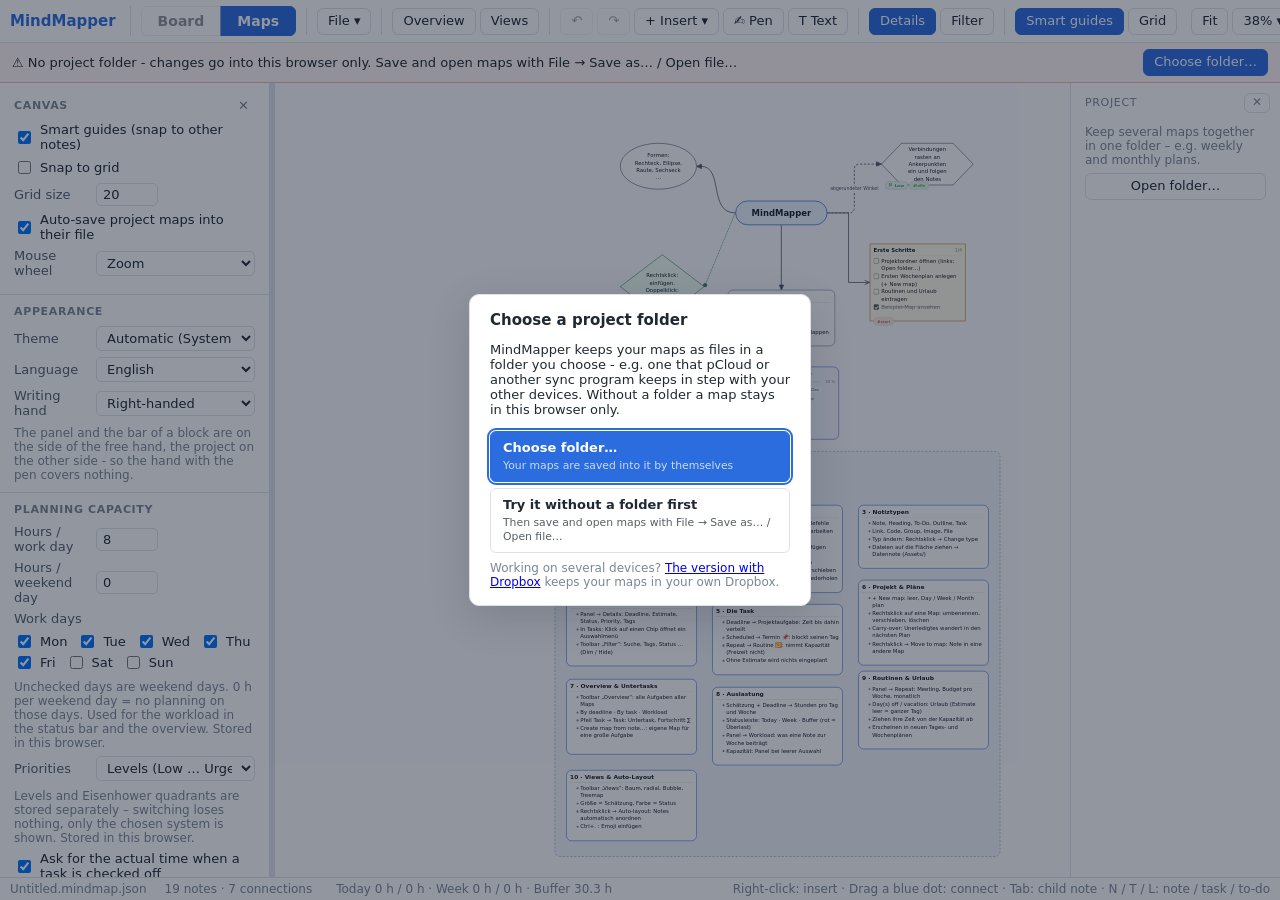
<file: index.html>
<!doctype html>
<html lang="en" translate="no">
<head>
  <meta charset="utf-8">
  <meta name="viewport" content="width=device-width, initial-scale=1">
  <!-- MindMapper has its own languages (EN / DE button): no machine translation by the
       browser, it turned "Cancel" into "Stornieren" and "Free" into "kostenlos" -->
  <meta name="google" content="notranslate">
  <!--
    Local-only version: the browser blocks every connection to other servers
    (no cloud, no images or scripts from the web). Everything comes from this
    folder / site; images of the maps are data: URLs, opened files blob: URLs.
    'unsafe-inline' only for styles (the notes are positioned with style attributes).
    The cloud version has its own start page with its own policy.
  -->
  <meta http-equiv="Content-Security-Policy" content="default-src 'self' file:; script-src 'self' file:; style-src 'self' file: 'unsafe-inline'; img-src 'self' file: data: blob:; media-src 'self' file: data: blob:; font-src 'self' file: data:; connect-src 'self' file:; worker-src 'self'; manifest-src 'self' file:; object-src 'none'; frame-src 'none'; base-uri 'none'; form-action 'none'">
  <title>MindMapper</title>
  <meta name="theme-color" content="#2b6cde">
  <link rel="icon" href="icons/icon.svg" type="image/svg+xml">
  <link rel="manifest" href="manifest.webmanifest">
  <link rel="stylesheet" href="css/app.css">
</head>
<body>
  <div id="app">
    <header id="toolbar">
      <div class="tb-group">
        <span class="brand">MindMapper</span>
      </div>
      <!-- the two modes (board.js): the week board to plan, the maps to think -->
      <div class="tb-group tb-mode" role="group" aria-label="Mode">
        <button data-action="setMode" data-value="board" id="mode-board" aria-pressed="false">Board</button>
        <button data-action="setMode" data-value="maps" id="mode-maps" aria-pressed="true">Maps</button>
      </div>
      <!-- groups by purpose, separated by thin lines: files | overview | editing | display | arranging … view | panel + project | app;
           tb-map / data-map-only: only in the maps mode -->
      <div class="tb-group tb-map">
        <button data-action="fileMenu" id="file-btn" title="New map, open, save, save as, PDF / print">File ▾</button>
      </div>
      <div class="tb-group">
        <button data-action="overview" title="Tasks of all maps in the project folder">Overview</button>
        <button data-action="views" data-map-only title="Tree, radial, bubble and treemap view of this map (selected note = start)">Views</button>
      </div>
      <div class="tb-group tb-map">
        <button data-action="undo" title="Undo (Ctrl+Z)">↶</button>
        <button data-action="redo" title="Redo (Ctrl+Y)">↷</button>
        <button data-action="insertMenu" id="insert-btn" title="Insert a note (or right-click the canvas)">+ Insert ▾</button>
        <button data-action="togglePen" data-toggle="penMode" id="pen-btn" title="Freehand with a pen or the mouse – fingers keep moving the map (P)">✍ Pen</button>
        <button data-action="textTool" id="text-btn" title="Text: the next click places a text (Shift+T)">T Text</button>
      </div>
      <div class="tb-group tb-map">
        <button data-action="toggleMeta" data-toggle="showMeta" title="Show deadline, estimate, priority and tags below notes">Details</button>
        <button data-action="toggleFilter" title="Filter notes by text, tags, priority, deadline">Filter</button>
      </div>
      <div class="tb-group tb-map">
        <button data-action="toggleGuides" data-toggle="smartGuides" title="Snap to other notes (smart guides). Hold Alt while dragging to bypass.">Smart guides</button>
        <button data-action="toggleGrid" data-toggle="grid" title="Snap to grid">Grid</button>
      </div>
      <div class="tb-group tb-right tb-map">
        <button data-action="fit" title="Fit map to window (Shift+1)">Fit</button>
        <button data-action="zoomMenu" id="zoom-label" title="Zoom: in, out, 100 %">100% ▾</button>
      </div>
      <div class="tb-group tb-sides tb-map">
        <!-- panel and project side by side, in the order of their sides (flipped with the writing hand, panel.js) -->
        <button data-action="toggleProject" data-toggle="showProject" title="Project folder with several maps">Project</button>
        <button data-action="togglePanel" data-toggle="showPanel" title="Toggle properties panel">Panel</button>
      </div>
      <div class="tb-group tb-app">
        <button data-action="toggleTheme" id="theme-btn" title="Toggle theme (Light / Dark / Auto)">🌓</button>
        <button data-action="toggleLang" id="lang-btn" title="Switch language">EN</button>
        <button data-action="help" title="Handbook and example map">?</button>
      </div>
    </header>

    <div id="offline-bar" hidden></div>
    <div id="filterbar" hidden></div>

    <main id="main">
      <aside id="sidebar"></aside>
      <div id="viewport" tabindex="0">
        <div id="world">
          <div id="page-layer"></div>
          <div id="group-layer"></div>
          <svg id="edge-layer" class="layer-svg"></svg>
          <div id="node-layer"></div>
          <div id="label-layer"></div>
          <div id="overlay-node-layer"></div>
          <svg id="overlay-layer" class="layer-svg"></svg>
          <div id="ui-layer"></div>
        </div>
        <div id="rubber-band" hidden></div>
      </div>
      <!-- the week board (board.js): instead of the map (and the project) while the board mode is on -->
      <section id="board" hidden></section>
      <div id="panel-resizer"></div>
      <aside id="panel"></aside>
      <button type="button" id="panel-expand-btn" title="Expand panel" aria-label="Expand panel">‹</button>
    </main>

    <footer id="statusbar">
      <span id="status-file"></span>
      <span id="status-info"></span>
      <span id="status-load"></span>
      <span id="status-hint"></span>
    </footer>
  </div>

  <div id="context-menu" class="menu" hidden></div>
  <input type="file" id="file-input" accept=".json,application/json" hidden>

  <!-- Plain scripts (no modules), so the app also works when opened via file:// -->
  <script src="js/state.js"></script>
  <script src="js/i18n.js"></script>
  <script src="js/i18n-de.js"></script>
  <script src="js/i18n-de2.js"></script>
  <script src="js/markdown.js"></script>
  <script src="js/geometry.js"></script>
  <script src="js/snapping.js"></script>
  <script src="js/render.js"></script>
  <script src="js/meta.js"></script>
  <script src="js/tasks.js"></script>
  <script src="js/actual.js"></script>
  <script src="js/stats.js"></script>
  <script src="js/links.js"></script>
  <script src="js/images.js"></script>
  <script src="js/files.js"></script>
<script src="js/audio.js"></script>
  <script src="js/editing.js"></script>
  <script src="js/actions.js"></script>
  <script src="js/interaction.js"></script>
  <script src="js/touch.js"></script>
  <script src="js/draw.js"></script>
  <script src="js/ink.js"></script>
  <script src="js/panel.js"></script>
  <script src="js/contextmenu.js"></script>
  <script src="js/filterbar.js"></script>
  <script src="js/emoji.js"></script>
  <script src="js/fsys.js"></script>
  <script src="js/storage.js"></script>
  <script src="js/templates.js"></script>
  <script src="js/project.js"></script>
  <script src="js/transfer.js"></script>
  <script src="js/overview.js"></script>
  <script src="js/tasklists.js"></script>
  <script src="js/views.js"></script>
  <script src="js/export.js"></script>
  <script src="js/workload.js"></script>
  <script src="js/routines.js"></script>
  <script src="js/diary.js"></script>
  <script src="js/notebook.js"></script>
  <script src="js/board.js"></script>
  <script src="js/main.js"></script>
</body>
</html>
</file>
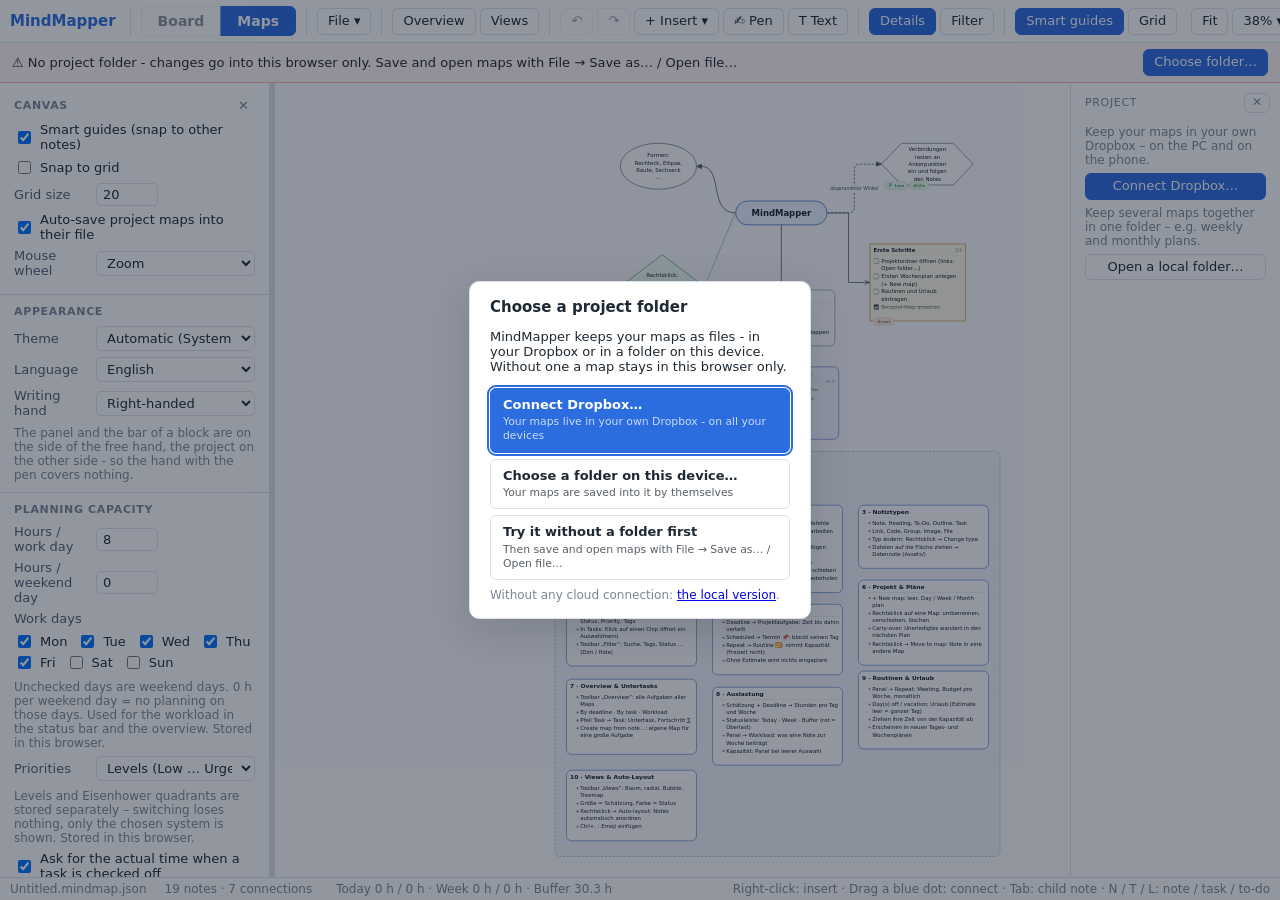
<file: cloud.html>
<!doctype html>
<html lang="en" translate="no">
<head>
  <meta charset="utf-8">
  <meta name="viewport" content="width=device-width, initial-scale=1">
  <!-- MindMapper has its own languages (EN / DE button): no machine translation by the
       browser, it turned "Cancel" into "Stornieren" and "Free" into "kostenlos" -->
  <meta name="google" content="notranslate">
  <!--
    Version with Dropbox - GENERATED from index.html by tools/make_cloud_html.py
    (change index.html, then build this file again). Connections only to this site
    and to Dropbox's API; the sign-in page of Dropbox is opened as a page of its own.
    The maps live in the app folder of the user's own Dropbox, the sign-in stays in
    this browser.
  -->
  <meta http-equiv="Content-Security-Policy" content="default-src 'self'; script-src 'self'; style-src 'self' 'unsafe-inline'; img-src 'self' data: blob:; media-src 'self' data: blob:; font-src 'self' data:; connect-src 'self' https://api.dropboxapi.com https://content.dropboxapi.com; worker-src 'self'; manifest-src 'self'; object-src 'none'; frame-src 'none'; base-uri 'none'; form-action 'none'">
  <meta name="referrer" content="no-referrer">
  <title>MindMapper ☁ Dropbox</title>
  <meta name="theme-color" content="#2b6cde">
  <link rel="icon" href="icons/icon.svg" type="image/svg+xml">
  <link rel="manifest" href="manifest-cloud.webmanifest">
  <link rel="stylesheet" href="css/app.css">
</head>
<body>
  <div id="app">
    <header id="toolbar">
      <div class="tb-group">
        <span class="brand">MindMapper</span>
      </div>
      <!-- the two modes (board.js): the week board to plan, the maps to think -->
      <div class="tb-group tb-mode" role="group" aria-label="Mode">
        <button data-action="setMode" data-value="board" id="mode-board" aria-pressed="false">Board</button>
        <button data-action="setMode" data-value="maps" id="mode-maps" aria-pressed="true">Maps</button>
      </div>
      <!-- groups by purpose, separated by thin lines: files | overview | editing | display | arranging … view | panel + project | app;
           tb-map / data-map-only: only in the maps mode -->
      <div class="tb-group tb-map">
        <button data-action="fileMenu" id="file-btn" title="New map, open, save, save as, PDF / print">File ▾</button>
      </div>
      <div class="tb-group">
        <button data-action="overview" title="Tasks of all maps in the project folder">Overview</button>
        <button data-action="views" data-map-only title="Tree, radial, bubble and treemap view of this map (selected note = start)">Views</button>
      </div>
      <div class="tb-group tb-map">
        <button data-action="undo" title="Undo (Ctrl+Z)">↶</button>
        <button data-action="redo" title="Redo (Ctrl+Y)">↷</button>
        <button data-action="insertMenu" id="insert-btn" title="Insert a note (or right-click the canvas)">+ Insert ▾</button>
        <button data-action="togglePen" data-toggle="penMode" id="pen-btn" title="Freehand with a pen or the mouse – fingers keep moving the map (P)">✍ Pen</button>
        <button data-action="textTool" id="text-btn" title="Text: the next click places a text (Shift+T)">T Text</button>
      </div>
      <div class="tb-group tb-map">
        <button data-action="toggleMeta" data-toggle="showMeta" title="Show deadline, estimate, priority and tags below notes">Details</button>
        <button data-action="toggleFilter" title="Filter notes by text, tags, priority, deadline">Filter</button>
      </div>
      <div class="tb-group tb-map">
        <button data-action="toggleGuides" data-toggle="smartGuides" title="Snap to other notes (smart guides). Hold Alt while dragging to bypass.">Smart guides</button>
        <button data-action="toggleGrid" data-toggle="grid" title="Snap to grid">Grid</button>
      </div>
      <div class="tb-group tb-right tb-map">
        <button data-action="fit" title="Fit map to window (Shift+1)">Fit</button>
        <button data-action="zoomMenu" id="zoom-label" title="Zoom: in, out, 100 %">100% ▾</button>
      </div>
      <div class="tb-group tb-sides tb-map">
        <!-- panel and project side by side, in the order of their sides (flipped with the writing hand, panel.js) -->
        <button data-action="toggleProject" data-toggle="showProject" title="Project folder with several maps">Project</button>
        <button data-action="togglePanel" data-toggle="showPanel" title="Toggle properties panel">Panel</button>
      </div>
      <div class="tb-group tb-app">
        <button data-action="toggleTheme" id="theme-btn" title="Toggle theme (Light / Dark / Auto)">🌓</button>
        <button data-action="toggleLang" id="lang-btn" title="Switch language">EN</button>
        <button data-action="help" title="Handbook and example map">?</button>
      </div>
    </header>

    <div id="offline-bar" hidden></div>
    <div id="filterbar" hidden></div>

    <main id="main">
      <aside id="sidebar"></aside>
      <div id="viewport" tabindex="0">
        <div id="world">
          <div id="page-layer"></div>
          <div id="group-layer"></div>
          <svg id="edge-layer" class="layer-svg"></svg>
          <div id="node-layer"></div>
          <div id="label-layer"></div>
          <div id="overlay-node-layer"></div>
          <svg id="overlay-layer" class="layer-svg"></svg>
          <div id="ui-layer"></div>
        </div>
        <div id="rubber-band" hidden></div>
      </div>
      <!-- the week board (board.js): instead of the map (and the project) while the board mode is on -->
      <section id="board" hidden></section>
      <div id="panel-resizer"></div>
      <aside id="panel"></aside>
      <button type="button" id="panel-expand-btn" title="Expand panel" aria-label="Expand panel">‹</button>
    </main>

    <footer id="statusbar">
      <span id="status-file"></span>
      <span id="status-info"></span>
      <span id="status-load"></span>
      <span id="status-hint"></span>
    </footer>
  </div>

  <div id="context-menu" class="menu" hidden></div>
  <input type="file" id="file-input" accept=".json,application/json" hidden>

  <!-- Plain scripts (no modules), so the app also works when opened via file:// -->
  <script src="js/state.js"></script>
  <script src="js/i18n.js"></script>
  <script src="js/i18n-de.js"></script>
  <script src="js/i18n-de2.js"></script>
  <script src="js/markdown.js"></script>
  <script src="js/geometry.js"></script>
  <script src="js/snapping.js"></script>
  <script src="js/render.js"></script>
  <script src="js/meta.js"></script>
  <script src="js/tasks.js"></script>
  <script src="js/actual.js"></script>
  <script src="js/stats.js"></script>
  <script src="js/links.js"></script>
  <script src="js/images.js"></script>
  <script src="js/files.js"></script>
<script src="js/audio.js"></script>
  <script src="js/editing.js"></script>
  <script src="js/actions.js"></script>
  <script src="js/interaction.js"></script>
  <script src="js/touch.js"></script>
  <script src="js/draw.js"></script>
  <script src="js/ink.js"></script>
  <script src="js/panel.js"></script>
  <script src="js/contextmenu.js"></script>
  <script src="js/filterbar.js"></script>
  <script src="js/emoji.js"></script>
  <script src="js/fsys.js"></script>
  <script src="js/cloud-dropbox.js"></script>
  <script src="js/storage.js"></script>
  <script src="js/templates.js"></script>
  <script src="js/project.js"></script>
  <script src="js/transfer.js"></script>
  <script src="js/overview.js"></script>
  <script src="js/tasklists.js"></script>
  <script src="js/views.js"></script>
  <script src="js/export.js"></script>
  <script src="js/workload.js"></script>
  <script src="js/routines.js"></script>
  <script src="js/diary.js"></script>
  <script src="js/notebook.js"></script>
  <script src="js/board.js"></script>
  <script src="js/main.js"></script>
</body>
</html>
</file>
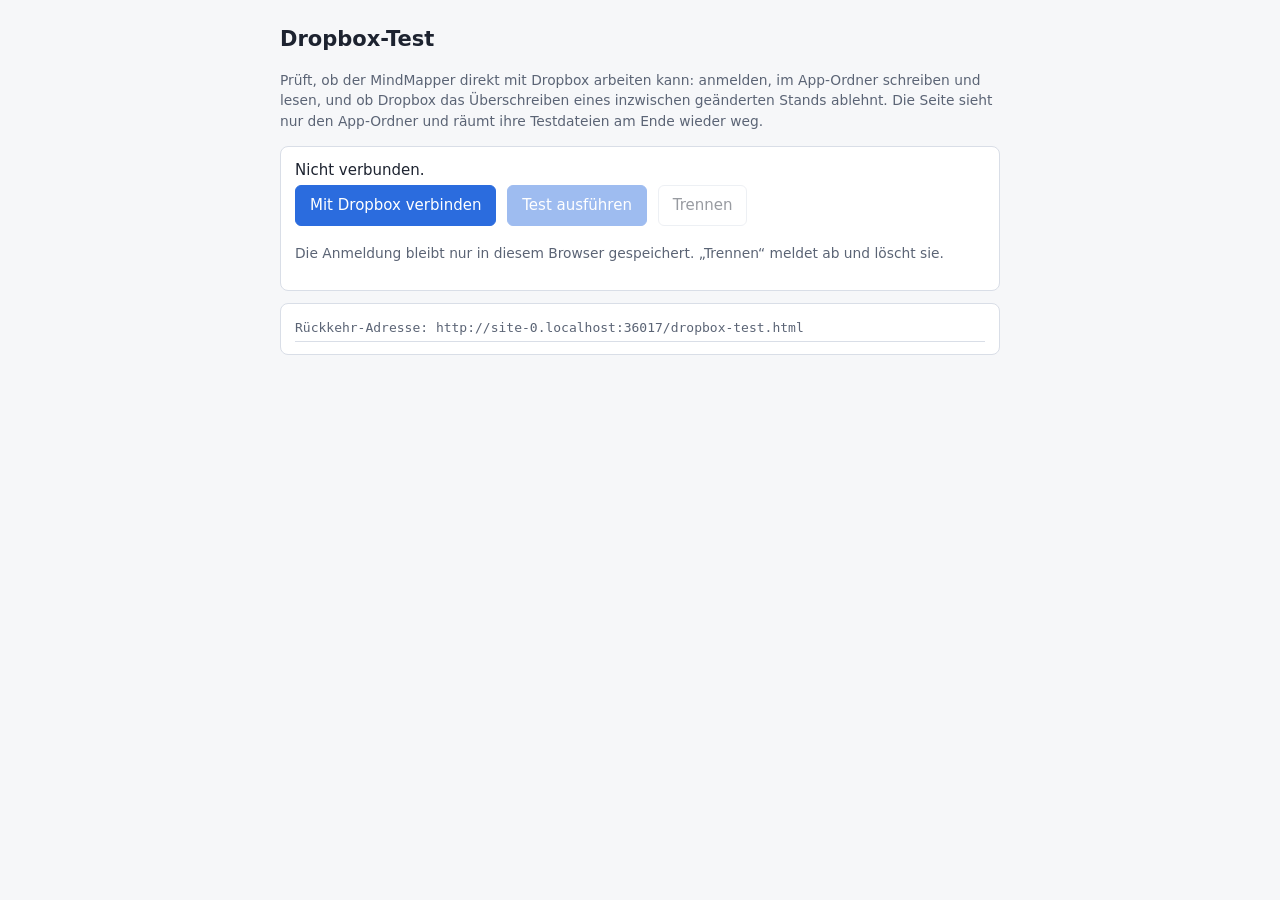
<file: dropbox-test.html>
<!DOCTYPE html>
<html lang="de">
<head>
  <meta charset="utf-8">
  <meta name="viewport" content="width=device-width, initial-scale=1">
  <!--
    Test page for the Dropbox connection (not part of the app). index.html stays the
    version without any connection to the outside - only this page may talk to Dropbox.
  -->
  <meta http-equiv="Content-Security-Policy" content="default-src 'self'; script-src 'self'; style-src 'self' 'unsafe-inline'; img-src 'self' data:; connect-src https://api.dropboxapi.com https://content.dropboxapi.com; object-src 'none'; frame-src 'none'; base-uri 'none'; form-action 'none'">
  <meta name="referrer" content="no-referrer">
  <title>Dropbox-Test</title>
  <style>
    :root { --bg: #f6f7f9; --fg: #1d2330; --muted: #5b6475; --card: #fff; --line: #d9dee7; --ok: #1d7a3a; --bad: #b42318; --accent: #2b6cde; }
    @media (prefers-color-scheme: dark) {
      :root { --bg: #15181e; --fg: #e6e9ef; --muted: #9aa3b2; --card: #1e232b; --line: #323946; --ok: #4cc27a; --bad: #ff7b6e; --accent: #6b9cff; }
    }
    body { margin: 0; background: var(--bg); color: var(--fg); font: 15px/1.5 system-ui, sans-serif; }
    main { max-width: 720px; margin: 0 auto; padding: 16px; }
    h1 { font-size: 1.4em; margin: .4em 0; }
    .card { background: var(--card); border: 1px solid var(--line); border-radius: 8px; padding: 12px 14px; margin: 12px 0; }
    .muted { color: var(--muted); font-size: .92em; }
    button { font: inherit; padding: 8px 14px; margin: 4px 6px 4px 0; border-radius: 6px; border: 1px solid var(--line); background: var(--card); color: var(--fg); cursor: pointer; }
    button.primary { background: var(--accent); border-color: var(--accent); color: #fff; }
    button:disabled { opacity: .45; cursor: default; }
    #log { list-style: none; padding: 0; margin: 0; font: 13px/1.45 ui-monospace, Consolas, monospace; }
    #log li { padding: 3px 0; border-bottom: 1px solid var(--line); overflow-wrap: anywhere; }
    #log li.ok::before { content: '✓ '; color: var(--ok); }
    #log li.bad { color: var(--bad); }
    #log li.bad::before { content: '✗ '; }
    #log li.info { color: var(--muted); }
  </style>
</head>
<body>
<main>
  <h1>Dropbox-Test</h1>
  <p class="muted">Prüft, ob der MindMapper direkt mit Dropbox arbeiten kann: anmelden, im App-Ordner schreiben und lesen, und ob Dropbox das Überschreiben eines inzwischen geänderten Stands ablehnt. Die Seite sieht nur den App-Ordner und räumt ihre Testdateien am Ende wieder weg.</p>

  <div class="card">
    <div id="status">…</div>
    <div>
      <button id="connect" class="primary">Mit Dropbox verbinden</button>
      <button id="run" class="primary" disabled>Test ausführen</button>
      <button id="disconnect" disabled>Trennen</button>
    </div>
    <p class="muted">Die Anmeldung bleibt nur in diesem Browser gespeichert. „Trennen“ meldet ab und löscht sie.</p>
  </div>

  <div class="card">
    <ul id="log"></ul>
  </div>
</main>
<script src="js/dropbox-test.js"></script>
</body>
</html>
</file>
<file: css/app.css>
/* views: tinted boxes (see views.js) */
.vw-box-bg { fill: var(--panel); }
.vw-box-tint { fill-opacity: 0.16; }
:root[data-theme="dark"] .vw-box-tint { fill-opacity: 0.24; }
@media (prefers-color-scheme: dark) {
  :root:not([data-theme="light"]) .vw-box-tint { fill-opacity: 0.24; }
}

:root {
  --bg: #f4f6f9;
  --canvas: #fbfcfd;
  --panel: #ffffff;
  --border: #dde2e9;
  --text: #1f2933;
  --muted: #7b8794;
  --label: #52606d;
  --accent: #2b6cde;
  --accent-hover: #245ec4;
  --accent-soft: #e3ecfc;
  --accent-border: #b7c9ee;
  --guide: #e5367a;
  --danger: #c53030;
  --danger-soft: #fff5f5;
  --danger-border: #feb2b2;
  --btn-bg: #ffffff;
  --input-bg: #ffffff;
  --chip-bg: #ffffff;
  --chip-text: #4a5568;
  --chip-border: #e2e8f0;
  --mix-base: white;     /* base color that tinted chips are mixed with */
  --mix-ink: black;      /* used to darken text on tinted backgrounds */
  --subtle-bg: #f8fafc;  /* filter bar */
  --track: #e2e8f0;      /* empty progress / load bars */
  --grid-dot: #c3cad5;
  --line-soft: rgba(0, 0, 0, 0.12);
  --flash: #fefcbf;
  --shadow: rgba(15, 23, 42, 0.16);
  color-scheme: light;
  font-family: "Segoe UI", system-ui, -apple-system, sans-serif;
  font-size: 13px;
  color: var(--text);
}

/* Dark theme: forced via data-theme="dark", or automatic when the system is dark */
:root[data-theme="dark"] {
  --bg: #0f141c;
  --canvas: #151b24;
  --panel: #1b2330;
  --border: #2c384a;
  --text: #e1e7f0;
  --muted: #8c9ba8;
  --label: #a9b6c3;
  --accent: #4c8df6;
  --accent-hover: #6aa1f8;
  --accent-soft: rgba(76, 141, 246, 0.2);
  --accent-border: #3b5f9c;
  --guide: #f472b6;
  --danger: #f87171;
  --danger-soft: rgba(248, 113, 113, 0.14);
  --danger-border: #7f2d2d;
  --btn-bg: #222c3c;
  --input-bg: #151b24;
  --chip-bg: #222c3c;
  --chip-text: #cbd5e1;
  --chip-border: #334155;
  --mix-base: #1b2330;
  --mix-ink: white;
  --subtle-bg: #18202b;
  --track: #2c384a;
  --grid-dot: #334155;
  --line-soft: rgba(255, 255, 255, 0.14);
  --flash: rgba(250, 240, 137, 0.25);
  --shadow: rgba(0, 0, 0, 0.5);
  color-scheme: dark;
}
@media (prefers-color-scheme: dark) {
  :root:not([data-theme="light"]) {
    --bg: #0f141c;
    --canvas: #151b24;
    --panel: #1b2330;
    --border: #2c384a;
    --text: #e1e7f0;
    --muted: #8c9ba8;
    --label: #a9b6c3;
    --accent: #4c8df6;
    --accent-hover: #6aa1f8;
    --accent-soft: rgba(76, 141, 246, 0.2);
    --accent-border: #3b5f9c;
    --guide: #f472b6;
    --danger: #f87171;
    --danger-soft: rgba(248, 113, 113, 0.14);
    --danger-border: #7f2d2d;
    --btn-bg: #222c3c;
    --input-bg: #151b24;
    --chip-bg: #222c3c;
    --chip-text: #cbd5e1;
    --chip-border: #334155;
    --mix-base: #1b2330;
    --mix-ink: white;
    --subtle-bg: #18202b;
    --track: #2c384a;
    --grid-dot: #334155;
    --line-soft: rgba(255, 255, 255, 0.14);
    --flash: rgba(250, 240, 137, 0.25);
    --shadow: rgba(0, 0, 0, 0.5);
    color-scheme: dark;
  }
}

:focus-visible { outline: 2px solid var(--accent); outline-offset: 2px; }
button:focus-visible, select:focus-visible, input:focus-visible { outline-offset: 1px; }

* { box-sizing: border-box; }

html, body {
  margin: 0;
  height: 100%;
  overflow: hidden;
  background: var(--bg);
}

#app {
  display: grid;
  grid-template-rows: auto auto auto 1fr auto;
  height: 100vh;
  height: 100dvh; /* phones: the visible height, without the browser bars */
}
#toolbar { grid-row: 1; }
#offline-bar { grid-row: 2; }
#filterbar { grid-row: 3; }
#main { grid-row: 4; }
#statusbar { grid-row: 5; }

/* ---- Toolbar ------------------------------------------------------------ */

/* always one row: when the window is too narrow it can be moved sideways
   (finger, or the mouse wheel over the toolbar - main.js) instead of wrapping */
#app { grid-template-columns: minmax(0, 1fr); } /* a grid item is at least as wide as its content otherwise */
#toolbar {
  display: flex;
  flex-wrap: nowrap;
  overflow-x: auto;
  overscroll-behavior-x: contain;
  scrollbar-width: none;
  min-width: 0;
  align-items: center;
  gap: 6px 14px;
  padding: 6px 10px;
  background: var(--panel);
  border-bottom: 1px solid var(--border);
}

.tb-group { display: flex; flex: none; gap: 4px; align-items: center; }
/* thin line between the groups (not before the group pushed to the right, it stands apart) */
.tb-group + .tb-group:not(.tb-right) { border-left: 1px solid var(--border); padding-left: 10px; margin-left: -4px; }
#toolbar::-webkit-scrollbar { display: none; }
.tb-right { margin-left: auto; }
/* "Project" and "Panel" side by side, each towards its side: right-handed the panel is on the left */
#toolbar.hand-right .tb-sides { flex-direction: row-reverse; }
.brand { font-weight: 700; font-size: 15px; color: var(--accent); margin-right: 4px; }

button {
  font: inherit;
  color: inherit;
  background: var(--btn-bg);
  border: 1px solid var(--border);
  border-radius: 6px;
  padding: 4px 10px;
  cursor: pointer;
  line-height: 1.3;
}
button:hover:not(:disabled) { background: var(--accent-soft); border-color: var(--accent-border); }
button.active { background: var(--accent); border-color: var(--accent); color: #fff; }
button:disabled { opacity: 0.4; cursor: default; }
button.danger { color: var(--danger); }
#zoom-label { min-width: 56px; }

/* ---- Main area ---------------------------------------------------------- */

#main {
  display: grid;
  grid-template-columns: minmax(0, 1fr) 5px var(--panel-w, 270px);
  min-height: 0;
  position: relative;
}
#main.with-sidebar { grid-template-columns: 210px minmax(0, 1fr) 5px var(--panel-w, 270px); }
#main:not(.with-sidebar) #sidebar { display: none; }
#main:not(.with-panel) { grid-template-columns: minmax(0, 1fr); }
#main.with-sidebar:not(.with-panel) { grid-template-columns: 210px minmax(0, 1fr); }
#main:not(.with-panel) #panel,
#main:not(.with-panel) #panel-resizer { display: none; }
/* right-handed (settings.hand, panel.js applyLayout): mirrored - the panel on the left for the
   hand without the pen, the project on the right. Phones: see the media query at the end. */
@media (min-width: 601px) {
  #main.hand-right { grid-template-columns: var(--panel-w, 270px) 5px minmax(0, 1fr); }
  #main.hand-right.with-sidebar { grid-template-columns: var(--panel-w, 270px) 5px minmax(0, 1fr) 210px; }
  #main.hand-right:not(.with-panel) { grid-template-columns: minmax(0, 1fr); }
  #main.hand-right.with-sidebar:not(.with-panel) { grid-template-columns: minmax(0, 1fr) 210px; }
  #main.hand-right #panel { order: 1; border-left: none; border-right: 1px solid var(--border); }
  #main.hand-right #panel-resizer { order: 2; }
  #main.hand-right #viewport { order: 3; }
  #main.hand-right #board { order: 3; }
  #main.hand-right #sidebar { order: 4; border-right: none; border-left: 1px solid var(--border); }
}
#main.hand-right #panel-expand-btn { right: auto; left: 0; border-right: 1px solid var(--border); border-left: none;
  border-radius: 0 8px 8px 0; box-shadow: 2px 0 8px var(--shadow); }

/* drag handle between canvas and panel */
#panel-resizer {
  background: var(--border);
  cursor: ew-resize;
  position: relative;
  z-index: 10;
  transition: background 0.15s ease;
  user-select: none;
  touch-action: none;
}
#panel-resizer:hover, #panel-resizer.dragging, #panel-resizer:focus-visible { background: var(--accent); }

/* tab on the right edge that brings a hidden panel back */
#panel-expand-btn {
  display: none;
  position: absolute; right: 0; top: 50%; transform: translateY(-50%); z-index: 20;
  width: 22px; height: 48px; padding: 0;
  background: var(--panel); border: 1px solid var(--border); border-right: none; border-radius: 8px 0 0 8px;
  box-shadow: -2px 0 8px var(--shadow);
  font-size: 18px; font-weight: 700; line-height: 1; color: var(--muted);
  align-items: center; justify-content: center;
  transition: width 0.15s ease, color 0.15s ease;
}
#panel-expand-btn:hover { color: var(--accent); width: 28px; }
#main:not(.with-panel) #panel-expand-btn { display: flex; }

.panel-head-row { display: flex; align-items: center; justify-content: space-between; gap: 6px; margin-bottom: 8px; }
#panel .panel-head-row h3 { margin: 0; }
.panel-close-btn {
  border: none; background: none; padding: 2px 6px; border-radius: 4px;
  color: var(--muted); font-size: 13px; line-height: 1;
}
.panel-close-btn:hover:not(:disabled) { background: var(--accent-soft); color: var(--danger); }

/* ---- Project sidebar ---------------------------------------------------- */

#sidebar {
  background: var(--panel);
  border-right: 1px solid var(--border);
  overflow-y: auto;
  padding: 0 0 16px;
  user-select: none;
}
.sb-head {
  display: flex; align-items: center; gap: 4px;
  padding: 10px 10px 6px 14px;
  font-size: 11px; text-transform: uppercase; letter-spacing: 0.06em; color: var(--muted);
}
.sb-head span { flex: 1; }
.sb-head button { padding: 1px 7px; font-size: 12px; }
#sidebar .hint { margin: 6px 14px; }
.sb-wide { display: block; width: calc(100% - 28px); margin: 6px 14px; }
button.primary { background: var(--accent); border-color: var(--accent); color: #fff; }
button.primary:hover:not(:disabled) { background: var(--accent-hover); border-color: var(--accent-hover); }
.sb-folder {
  display: flex; align-items: center; gap: 6px; margin: 2px 14px 4px;
  font-weight: 600;
}
.sb-folder-name { flex: 1; overflow: hidden; text-overflow: ellipsis; white-space: nowrap; }
.sb-folder-name::before { content: "▣ "; color: var(--accent); }
.sb-folder button { padding: 1px 7px; }
.sb-tree { margin-top: 6px; }
.sb-dir, .sb-file {
  padding: 4px 10px 4px calc(14px + var(--d) * 14px);
  cursor: pointer; white-space: nowrap; overflow: hidden; text-overflow: ellipsis;
}
.sb-dir { font-weight: 600; color: var(--label); }
.sb-caret::before { content: "▾"; display: inline-block; width: 14px; color: var(--muted); }
.sb-dir.closed .sb-caret::before { content: "▸"; }
.sb-file { padding-left: calc(28px + var(--d) * 14px); display: flex; align-items: center; }
.sb-dir { display: flex; align-items: center; }
.sb-dir-name { flex: 1; overflow: hidden; text-overflow: ellipsis; }
.sb-file-name { flex: 1; overflow: hidden; text-overflow: ellipsis; }
/* ⋯ button: the same menu as a right click, shown on hover */
.sb-more {
  visibility: hidden; flex: none; margin-left: 4px; padding: 0 6px;
  border: none; background: none; color: inherit; line-height: 1.2;
}
.sb-file:hover .sb-more, .sb-dir:hover .sb-more, .sb-more:focus-visible { visibility: visible; }
.sb-more:hover { background: var(--accent-soft); color: var(--text); }
/* ⚠ n: conflict copies of this map (always visible) */
.sb-copies {
  flex: none; margin-left: 4px; padding: 0 5px; border: 1px solid #d08a00; border-radius: 8px;
  background: #fff4dc; color: #8a5a00; font-size: 11px; line-height: 1.4;
}
.sb-copies:hover { background: #ffe7b0; }
.sb-dir:hover, .sb-file:hover { background: var(--accent-soft); }
.sb-file.active { background: var(--accent); color: #fff; }
.sb-outside { border-top: 1px solid var(--border); padding-top: 8px; }

/* ---- Dialog ------------------------------------------------------------- */

dialog {
  border: 1px solid var(--border);
  border-radius: 10px;
  padding: 0;
  background: var(--panel);
  color: var(--text);
  box-shadow: 0 12px 40px var(--shadow);
}
dialog::backdrop { background: rgba(15, 23, 42, 0.45); }
.dlg { padding: 16px 20px; width: 340px; }
.dlg h3 { margin: 0 0 12px; font-size: 15px; }
.dlg .row > span { width: 64px; color: var(--label); }
.dlg .row input { flex: 1; }
.dlg .row[hidden] { display: none; }
.dlg-templates { margin-bottom: 8px; }
.dlg-templates .pick-chip { --c: var(--accent); }
.dlg-buttons { display: flex; justify-content: flex-end; gap: 6px; margin-top: 14px; }
.act-rows { display: flex; flex-direction: column; gap: 10px; max-height: 50vh; overflow: auto; }
.act-title { font-weight: 600; margin-bottom: 4px; overflow-wrap: anywhere; }
.act-row .row { gap: 6px; }
.conflict-dialog { max-width: 520px; }
/* crop an image (images.js askCrop) */
.crop-dlg { width: auto; max-width: 94vw; box-sizing: border-box; }
.crop-wrap { display: flex; justify-content: center; }
.crop-stage {
  position: relative; padding: 14px; overflow: hidden; line-height: 0; border-radius: 6px;
  background: repeating-conic-gradient(#cfd4dc 0 25%, #f2f4f7 0 50%) 0 0 / 16px 16px; /* shows transparency */
  touch-action: none; user-select: none; -webkit-user-select: none; cursor: crosshair;
}
.crop-stage img { display: block; max-width: min(84vw, 900px); max-height: 60vh; pointer-events: none; }
.crop-frame {
  position: absolute; cursor: move; box-sizing: border-box;
  border: 1px solid #fff; outline: 1px dashed rgba(0, 0, 0, 0.6);
  box-shadow: 0 0 0 9999px rgba(15, 23, 42, 0.55);
}
.crop-frame[hidden] { display: none; }
.crop-h {
  position: absolute; width: 14px; height: 14px; margin: -7px 0 0 -7px; box-sizing: border-box;
  background: #fff; border: 2px solid var(--accent); border-radius: 3px;
}
@media (pointer: coarse) { .crop-h { width: 26px; height: 26px; margin: -13px 0 0 -13px; } }
.crop-h[data-h="nw"] { left: 0; top: 0; cursor: nwse-resize; }
.crop-h[data-h="n"] { left: 50%; top: 0; cursor: ns-resize; }
.crop-h[data-h="ne"] { left: 100%; top: 0; cursor: nesw-resize; }
.crop-h[data-h="e"] { left: 100%; top: 50%; cursor: ew-resize; }
.crop-h[data-h="se"] { left: 100%; top: 100%; cursor: nwse-resize; }
.crop-h[data-h="s"] { left: 50%; top: 100%; cursor: ns-resize; }
.crop-h[data-h="sw"] { left: 0; top: 100%; cursor: nesw-resize; }
.crop-h[data-h="w"] { left: 0; top: 50%; cursor: ew-resize; }
.crop-ratios { display: flex; flex-wrap: wrap; gap: 4px; margin-top: 10px; }
/* routine categories (panel settings) and leisure routines (workload page) */
.cat-row { display: flex; align-items: center; gap: 4px; margin-bottom: 4px; }
.cat-row input[type="text"] { flex: 1; min-width: 0; }
.cat-row .cat-emoji { flex: none; width: 2.4em; padding: 2px 0; text-align: center; }
.cat-row label.check { flex: none; white-space: nowrap; }
.ov-routine.leisure, .ov-row.leisure { opacity: 0.6; }
/* routine history: ▣ done, □ missed, ◌ this week open, · no entries */
.rt-hist { letter-spacing: 2px; font-size: 1.05em; white-space: nowrap; cursor: help; }
.rt-done { color: #2f9e44; }
.rt-missed { color: #c92a2a; }
.rt-open { color: var(--accent, #2b6cde); }
.rt-none { color: var(--muted); }
.rt-streak { font-size: 0.85em; font-weight: 600; color: #2f9e44; white-space: nowrap; }
/* Dropbox folder browser (cloud version) */
.cloud-dialog { width: min(460px, 92vw); }
.cd-path { font-weight: 600; margin: 8px 0 6px; word-break: break-all; }
.cd-list { display: flex; flex-direction: column; gap: 2px; max-height: 45vh; overflow: auto; border: 1px solid var(--border); border-radius: 6px; padding: 4px; }
.cd-dir { text-align: left; border: none; background: none; color: inherit; padding: 6px 8px; border-radius: 4px; cursor: pointer; }
.cd-dir:hover { background: var(--subtle-bg); }
.conflict-buttons { display: flex; flex-direction: column; gap: 6px; margin-top: 14px; }
.conflict-buttons button { display: flex; flex-direction: column; align-items: flex-start; gap: 2px; padding: 8px 12px; text-align: left; }
.conflict-buttons small { font-weight: 400; opacity: 0.75; }
/* the folder is not connected (project.js): lock at the start, then a bar until it is */
.lock-dialog { max-width: 440px; }
.lock-dialog .lock-msg { color: var(--danger); font-weight: 600; }
.lock-dialog .lock-msg:empty { display: none; }
#offline-bar {
  display: flex; flex-wrap: wrap; align-items: center; gap: 6px 10px;
  padding: 6px 12px; background: var(--danger-soft); border-bottom: 1px solid var(--danger-border); font-size: 13px;
}
#offline-bar[hidden] { display: none; }
#offline-bar span { flex: 1; min-width: 200px; }
.dlg-carry[hidden] { display: none; }
.sb-back { text-align: left; overflow: hidden; text-overflow: ellipsis; white-space: nowrap; }

/* ---- Overview ----------------------------------------------------------- */

#overview-dialog { width: min(980px, 92vw); height: min(720px, 86vh); height: min(720px, 86dvh); max-width: none; max-height: none; overflow: hidden; }
.ov { display: flex; flex-direction: column; height: 100%; }
.ov-head {
  display: flex; flex-wrap: wrap; align-items: center; gap: 8px;
  padding: 12px 16px; border-bottom: 1px solid var(--border);
  cursor: move; user-select: none;
}
.ov-head input, .ov-head select, .ov-head button, .ov-head label { cursor: auto; }
.ov-head button, .ov-head label { cursor: pointer; }
/* resize handles of the overview window (edges and bottom corners) */
.ov-resize { position: absolute; z-index: 2; }
.ov-resize-e { top: 0; right: 0; bottom: 14px; width: 6px; cursor: ew-resize; }
.ov-resize-w { top: 0; left: 0; bottom: 14px; width: 6px; cursor: ew-resize; }
.ov-resize-s { left: 14px; right: 14px; bottom: 0; height: 6px; cursor: ns-resize; }
.ov-resize-se { right: 0; bottom: 0; width: 16px; height: 16px; cursor: nwse-resize;
  background: linear-gradient(135deg, transparent 0 55%, var(--muted) 55% 62%, transparent 62% 72%, var(--muted) 72% 79%, transparent 79%); opacity: 0.6; }
.ov-resize-sw { left: 0; bottom: 0; width: 14px; height: 14px; cursor: nesw-resize; }
#overview-dialog.ov-dragging { user-select: none; }
#overview-dialog.ov-dragging .ov-list { pointer-events: none; }
.ov-head h3 { margin: 0 auto 0 0; font-size: 15px; }
.ov-head .check { margin: 0; }
.ov-head [hidden] { display: none !important; }
.ov-search { width: 200px; }
.ov-list { flex: 1; overflow-y: auto; padding: 6px 16px 16px; }
.ov-outlook { display: flex; justify-content: flex-end; margin-top: 6px; }
.ov-group-head {
  display: flex; gap: 8px; align-items: baseline;
  margin: 14px 0 4px; font-weight: 700; font-size: 12px; text-transform: uppercase; letter-spacing: 0.05em;
}
.ov-overdue .ov-group-head { color: var(--danger); }
.ov-today .ov-group-head { color: #c05621; }
.ov-past .ov-group-head { color: var(--muted); }
.ov-row {
  display: grid; grid-template-columns: 20px minmax(0, 1fr) auto 130px; gap: 10px; align-items: center;
  padding: 6px 8px; border-radius: 6px; cursor: pointer;
}
.ov-row:hover { background: var(--accent-soft); }
.ov-row.done .ov-title { text-decoration: line-through; opacity: 0.55; }
.ov-row.dropped .ov-title-text { text-decoration: line-through; color: #718096; }
/* overview "Estimates" (stats.js): steps by tag as a small table, projects as rows */
.st-bar { display: flex; flex-wrap: wrap; gap: 6px 14px; align-items: center; padding: 4px 8px 10px; font-size: 13px; }
.st-table { font-size: 13px; }
.st-row { display: grid; grid-template-columns: minmax(0, 1fr) 36px 70px 70px 64px 64px 72px; gap: 8px; padding: 5px 8px; align-items: baseline; }
.st-row > span:not(.st-tag) { text-align: right; font-variant-numeric: tabular-nums; }
.st-head { color: var(--muted); font-size: 11px; border-bottom: 1px solid var(--border); }
summary.st-row { cursor: pointer; list-style: none; border-radius: 6px; }
summary.st-row::-webkit-details-marker { display: none; }
summary.st-row:hover { background: var(--hover, rgba(0, 0, 0, 0.04)); }
.st-tag { overflow: hidden; text-overflow: ellipsis; white-space: nowrap; }
details.st-group[open] summary .st-tag { font-weight: 600; }
details.st-group.few summary { color: var(--muted); }
.st-f { font-weight: 600; }
.st-all { border-top: 1px solid var(--border); font-weight: 600; }
.st-step { display: grid; grid-template-columns: minmax(0, 1fr) auto 64px; gap: 8px; padding: 2px 8px 2px 28px; font-size: 12px; color: var(--muted); cursor: pointer; }
.st-step > span:first-child { overflow: hidden; text-overflow: ellipsis; white-space: nowrap; }
.st-step > span:not(:first-child) { text-align: right; font-variant-numeric: tabular-nums; }
.st-step:hover { color: var(--accent); }
.st-project { display: grid; grid-template-columns: 20px minmax(0, 1fr) auto 90px; gap: 10px; align-items: center; padding: 6px 8px; cursor: pointer; border-radius: 6px; }
.st-project:hover { background: var(--hover, rgba(0, 0, 0, 0.04)); }
.st-ptitle { display: flex; flex-direction: column; min-width: 0; }
.st-chain { font-variant-numeric: tabular-nums; white-space: nowrap; }
.st-project .st-f { text-align: right; }
@media (max-width: 640px) {
  .st-row { grid-template-columns: minmax(0, 1fr) 28px 56px 56px 52px; }
  .st-row > span:nth-child(6), .st-row > span:nth-child(7) { display: none; }
  .st-project { grid-template-columns: 20px minmax(0, 1fr) 70px; }
  .st-chain { grid-column: 2 / 4; white-space: normal; }
}
.ov-row.deferred .ov-title { opacity: 0.75; }
.ov-title { overflow: hidden; }
.ov-detail { display: block; font-size: 12px; color: var(--muted); white-space: nowrap; overflow: hidden; text-overflow: ellipsis; }
.ov-chips { display: flex; gap: 4px; flex-wrap: wrap; justify-content: flex-end; }
.ov-map { font-size: 12px; color: var(--muted); text-align: right; white-space: nowrap; overflow: hidden; text-overflow: ellipsis; }

/* Eisenhower matrix of the overview (overview.js) */
.mx-bar { display: flex; gap: 10px; align-items: center; justify-content: space-between; margin: 10px 0 8px; }
.mx-bar .hint { margin: 0; }
.mx { display: grid; grid-template-columns: 22px 1fr 1fr; grid-template-rows: auto minmax(160px, 1fr) minmax(160px, 1fr); gap: 8px; }
.mx-axis { font-size: 11px; font-weight: 700; text-transform: uppercase; letter-spacing: 0.05em; color: var(--muted); text-align: center; }
.mx-axis-y { writing-mode: vertical-rl; transform: rotate(180deg); align-self: center; }
.mx-q {
  display: flex; flex-direction: column; min-width: 0;
  border: 1px solid var(--border); border-top: 3px solid var(--c, var(--border)); border-radius: 8px;
  background: color-mix(in srgb, var(--c, transparent) 5%, var(--panel)); padding: 6px 10px 10px;
}
.mx-q.drop-on { outline: 2px dashed var(--accent); outline-offset: 2px; background: var(--accent-soft); }
.mx-none { margin-top: 10px; border-top-width: 1px; border-style: dashed; }
.mx-q-head { display: flex; gap: 8px; align-items: baseline; font-size: 13px; margin-bottom: 6px; }
.mx-q-head .muted { font-size: 11px; }
.mx-sum { margin-left: auto; font-size: 12px; color: var(--muted); white-space: nowrap; cursor: help; }
.mx-zone { flex: 1; display: flex; flex-wrap: wrap; gap: 10px 12px; align-items: flex-start; align-content: flex-start; min-height: 40px; }
.mx-b { display: flex; flex-direction: column; align-items: center; gap: 2px; cursor: grab; border-radius: 8px; padding: 2px; }
.mx-b:hover { background: var(--accent-soft); }
.mx-b.dragging { opacity: 0.4; }
.mx-b.done { opacity: 0.5; }
.mx-dot-wrap { position: relative; display: block; }
.mx-dot-wrap svg { display: block; overflow: visible; }
.mx-out { fill: var(--c); fill-opacity: 0.18; stroke: var(--c); stroke-width: 1.5; }
.mx-in { fill: var(--c); fill-opacity: 0.85; }
.mx-b.no-est .mx-out { stroke-dasharray: 3 2; }
.mx-b.soon .mx-out { stroke: #dd6b20; stroke-width: 3; }
.mx-b.overdue .mx-out { stroke: var(--danger); stroke-width: 3; }
.mx-warn {
  position: absolute; top: -4px; right: -6px; width: 16px; height: 16px; border-radius: 50%;
  font: 700 11px/16px sans-serif; text-align: center; color: #fff; background: #dd6b20;
}
.mx-warn.bad { background: var(--danger); }
.mx-old { position: absolute; bottom: -1px; left: -3px; width: 9px; height: 9px; border-radius: 50%; background: var(--c); border: 1.5px solid var(--panel); }
/* main task with its sub-tasks */
.mx-grp { flex-basis: 100%; border: 1px solid var(--border); border-radius: 8px; padding: 4px 8px 6px; background: var(--panel); }
.mx-grp-head { display: flex; gap: 8px; align-items: baseline; font-size: 12px; margin-bottom: 4px; min-width: 0; }
.mx-grp-head b { white-space: nowrap; overflow: hidden; text-overflow: ellipsis; }
.mx-grp-head .muted { font-size: 11px; white-space: nowrap; }
.mx-grp-body { display: flex; flex-wrap: wrap; gap: 8px 10px; align-items: flex-start; }
.mx-grp-sep { align-self: stretch; width: 1px; background: var(--border); margin: 4px 2px; }
.mx-b.mx-sub { cursor: pointer; }
.mx-mini {
  position: absolute; bottom: -4px; right: -8px; width: 16px; height: 16px; padding: 1px;
  border: 1px solid var(--border); border-radius: 4px; background: var(--panel); cursor: pointer;
}
.mx-mini:hover { border-color: var(--accent); }
.mx-mini svg { display: block; width: 100%; height: 100%; }
.mx-mini rect { fill: none; stroke: var(--muted); stroke-width: 0.8; }
.mx-mini rect.on { stroke: none; }
.mx-picker {
  position: fixed; z-index: 5; width: 260px; padding: 8px; border-radius: 8px;
  background: var(--panel); border: 1px solid var(--border); box-shadow: 0 6px 20px rgba(15, 23, 42, 0.2);
}
.mx-picker-title { font-size: 11px; color: var(--muted); margin-bottom: 6px; white-space: nowrap; overflow: hidden; text-overflow: ellipsis; }
.mx-picker-grid { display: grid; grid-template-columns: 1fr 1fr; gap: 4px; margin-bottom: 4px; }
.mx-picker button { width: 100%; font-size: 12px; padding: 6px 4px; border-left: 4px solid var(--c); }
.mx-picker button.on { background: color-mix(in srgb, var(--c) 18%, var(--panel)); font-weight: 600; }
.mx-label { font-size: 11px; line-height: 1.25; text-align: center; overflow: hidden; text-overflow: ellipsis; white-space: nowrap; }

#viewport {
  position: relative;
  overflow: hidden;
  /* clip: the browser cannot scroll it either (focusing a note's text on a phone did,
     and every finger / mouse position landed beside its spot by that much) */
  overflow: clip;
  background-color: var(--canvas);
  outline: none;
  user-select: none;
  -webkit-user-select: none;
  -webkit-touch-callout: none; /* no "copy / share" bubble on a long press (touch.js uses it for the menu) */
  touch-action: none;
}
/* A note being written with the stylus: Android / Chrome offer the stylus handwriting
   recognition (writing turned into text) only where touch-action allows "auto" or
   "manipulation" - "none" turns it off. So while a text is edited and the stylus is near
   (ink.js penNearNow, also hovering) the map allows it; fingers keep moving and zooming the
   map, and without editing everything belongs to the map (touch.js, ink.js). */
#viewport.text-editing.pen-near, #viewport.text-editing.pen-near .editing { touch-action: manipulation; }
#viewport.show-grid {
  background-image: radial-gradient(circle at 1px 1px, var(--grid-dot) 1px, transparent 1.4px);
}
#viewport.space-pan { cursor: grab; }
#viewport.panning { cursor: grabbing; }

#world {
  position: absolute;
  left: 0;
  top: 0;
  transform-origin: 0 0;
}

.layer-svg {
  position: absolute;
  left: 0;
  top: 0;
  width: 1px;
  height: 1px;
  overflow: visible;
  pointer-events: none;
}
#group-layer, #node-layer, #label-layer, #overlay-node-layer, #ui-layer { position: absolute; left: 0; top: 0; }

/* ---- Blocks (notebook.js): A4 paper sheets below the notes -------------------- */
#page-layer { position: absolute; left: 0; top: 0; pointer-events: none; }
#viewport.block-mode { background-color: color-mix(in srgb, var(--canvas) 78%, #7a8494); }
#viewport.block-mode.show-grid { background-image: none; } /* the pages have their own ruling */
/* the paper stays light in the dark theme: what is written on it keeps the light colours */
#viewport.block-mode #world {
  --text: #1f2933; --muted: #7b8794; --label: #52606d; --border: #dde2e9; --panel: #ffffff;
  --chip-bg: #ffffff; --chip-text: #4a5568; --chip-border: #e2e8f0; --mix-base: white; --mix-ink: black;
  --track: #e2e8f0; --line-soft: rgba(0, 0, 0, 0.12); --input-bg: #ffffff; --btn-bg: #ffffff;
  color-scheme: light; color: var(--text);
}
.nb-page {
  position: absolute;
  background-color: var(--nb-paper, #fdfdf8);
  box-shadow: 0 1px 3px rgba(0, 0, 0, 0.18), 0 6px 18px rgba(0, 0, 0, 0.12);
  --nb-line: 30px; /* ~8 mm lines */
  --nb-sq: 18.9px; /* 5 mm squares / dots */
}
.nb-page[data-ruling="lines"] { background-image: repeating-linear-gradient(to bottom, transparent 0, transparent calc(var(--nb-line) - 1px), rgba(0, 0, 0, 0.1) calc(var(--nb-line) - 1px), rgba(0, 0, 0, 0.1) var(--nb-line)); background-position: 0 calc(var(--nb-head) + 8px); }
.nb-page[data-ruling="grid"] { background-image: linear-gradient(rgba(0, 0, 0, 0.1) 1px, transparent 1px), linear-gradient(90deg, rgba(0, 0, 0, 0.1) 1px, transparent 1px); background-size: var(--nb-sq) var(--nb-sq); }
.nb-page[data-ruling="dots"] { background-image: radial-gradient(rgba(0, 0, 0, 0.22) 1px, transparent 1.3px); background-size: var(--nb-sq) var(--nb-sq); }
/* music staves: five lines 2 mm apart, a staff every 20 mm, 12 mm in from the edges */
.nb-page[data-ruling="staff"] {
  --st: 7.56px; --st-c: rgba(0, 0, 0, 0.42);
  background-image: repeating-linear-gradient(to bottom,
    var(--st-c) 0, var(--st-c) 1px, transparent 1px, transparent var(--st),
    var(--st-c) var(--st), var(--st-c) calc(var(--st) + 1px), transparent calc(var(--st) + 1px), transparent calc(2 * var(--st)),
    var(--st-c) calc(2 * var(--st)), var(--st-c) calc(2 * var(--st) + 1px), transparent calc(2 * var(--st) + 1px), transparent calc(3 * var(--st)),
    var(--st-c) calc(3 * var(--st)), var(--st-c) calc(3 * var(--st) + 1px), transparent calc(3 * var(--st) + 1px), transparent calc(4 * var(--st)),
    var(--st-c) calc(4 * var(--st)), var(--st-c) calc(4 * var(--st) + 1px), transparent calc(4 * var(--st) + 1px), transparent 75.6px);
  background-size: calc(100% - 90px) calc(100% - var(--nb-head) - 50px);
  background-position: 45px calc(var(--nb-head) + 30px);
  background-repeat: no-repeat;
}
.nb-head {
  position: absolute; left: 0; right: 0; top: 0; height: var(--nb-head);
  display: flex; justify-content: space-between; align-items: center; gap: 12px;
  padding: 0 18px; font-size: 11px; color: #8a929c; background: var(--nb-paper, #fdfdf8);
  border-bottom: 1px solid rgba(0, 0, 0, 0.08); white-space: nowrap; overflow: hidden;
}
.nb-head span:first-child { overflow: hidden; text-overflow: ellipsis; font-weight: 600; }
.node.offpage { display: none !important; } /* far from the screen: not laid out, not painted */
#nb-bar {
  position: fixed; z-index: 55; transform: translateX(-50%);
  display: flex; align-items: center; gap: 4px; max-width: calc(100vw - 16px); overflow-x: auto;
  padding: 6px 8px; background: var(--panel); border: 1px solid var(--border); border-radius: 14px;
  box-shadow: 0 4px 16px var(--shadow); touch-action: manipulation; user-select: none;
}
#nb-bar[hidden] { display: none; }
#nb-bar button { flex: none; min-width: 40px; height: 40px; border-radius: 10px; padding: 0 8px; font-size: 18px; display: inline-flex; align-items: center; justify-content: center; }
#nb-bar button.nb-label { font-size: 13px; min-width: 96px; font-variant-numeric: tabular-nums; }
#nb-bar button.active { background: var(--accent-soft); border-color: var(--accent); color: var(--text); }
#nb-bar button.dim { opacity: 0.4; }
#nb-bar .nb-t { font: 700 18px/1 Georgia, "Times New Roman", serif; }
#nb-bar .nb-sep { flex: none; width: 1px; height: 28px; background: var(--border); margin: 0 2px; }
/* upright at the edge of the free hand (notebook.js placeBar) */
#nb-bar.vertical { flex-direction: column; transform: translateY(-50%); max-width: none; overflow-x: hidden; overflow-y: auto; padding: 8px 6px; }
#nb-bar.vertical .nb-sep { width: 28px; height: 1px; margin: 2px 0; }
#nb-bar.vertical button.nb-label { min-width: 40px; height: auto; min-height: 40px; padding: 4px 2px; flex-direction: column; gap: 0; font-size: 15px; line-height: 1.1; }
#nb-bar.vertical button.nb-label small { font-size: 11px; color: var(--muted); }
#nb-bar.vertical button[data-nb="prev"], #nb-bar.vertical button[data-nb="next"] { font-size: 15px; }
/* pictures of a block (notebook.js showPictures) */
#nb-pictures { width: min(760px, calc(100vw - 32px)); }
.nb-pic-grid { display: grid; grid-template-columns: repeat(auto-fill, minmax(150px, 1fr)); gap: 10px; max-height: 60vh; overflow-y: auto; margin: 8px 0; }
.nb-pic { border: 1px solid var(--border); border-radius: 8px; overflow: hidden; background: var(--subtle-bg); }
.nb-pic.unused { border-style: dashed; opacity: 0.85; }
.nb-pic-thumb { height: 110px; display: flex; align-items: center; justify-content: center; background: #fff; color: #7b8794; font-size: 12px; }
.nb-pic-thumb img { max-width: 100%; max-height: 100%; object-fit: contain; }
.nb-pic-info { display: flex; flex-wrap: wrap; align-items: center; gap: 4px; padding: 6px; font-size: 12px; color: var(--muted); }
.nb-pic-info button { padding: 2px 8px; }
.nb-pic-info span:first-child { flex: 1 0 100%; }
.nb-pic-unused { display: inline-flex; align-items: center; gap: 4px; color: var(--danger); }

/* ---- Notes -------------------------------------------------------------- */

.node {
  position: absolute;
  cursor: move;
}
.node-shape {
  position: absolute;
  left: 0;
  top: 0;
  overflow: visible;
  pointer-events: none;
}
.node-content {
  position: absolute;
  display: flex;
  overflow: hidden;
  line-height: 1.35;
  word-wrap: break-word;
  overflow-wrap: anywhere;
}
.node-content > * { width: 100%; margin-block: auto; }
/* Markdown notes, diary entries and texts without a frame begin at the top, like a page */
.node[data-type="markdown"] .node-content > *, .node[data-type="diary"] .node-content > *,
.node.plain-text .node-content > * { margin-block: 0 auto; }
.node.selected { outline: 1.5px solid var(--accent); outline-offset: 3px; border-radius: 2px; }

/* drawings (draw.js): clicks pass through, only the line (or a fill) takes them */
.node[data-type="draw"] { pointer-events: none; }
.node[data-type="draw"] .draw-hit { fill: none; stroke: transparent; pointer-events: stroke; cursor: move; }
.node[data-type="draw"].filled .node-shape path:first-child { pointer-events: fill; cursor: move; }
.node[data-type="draw"].selected { outline-style: dashed; }
#viewport.drawing, #viewport.drawing .node, #viewport.drawing .draw-hit { cursor: crosshair; }
#viewport.texting, #viewport.texting .node, #viewport.texting .draw-hit { cursor: text; }
.node[data-type="draw"] .node-shape { overflow: visible; } /* a wider line is not cut off at the box */

/* freehand (ink.js): pen mode, the stroke being written, the palette */
#viewport.inking, #viewport.inking .node, #viewport.inking .node *, #viewport.inking .draw-hit { cursor: crosshair; }
#viewport.inking.erasing, #viewport.inking.erasing * { cursor: cell; }
.ink-live { position: absolute; left: 0; top: 0; overflow: visible; pointer-events: none; }
.ink-live .ink-snap { fill: none; stroke: var(--accent); } /* where the end of a line snaps (ink.js line tool) */
#ink-palette .ink-t { font: 700 18px/1 Georgia, "Times New Roman", serif; }
/* the text tool (draw.js): its name at the front of the palette, not a button */
#ink-palette .ink-label { flex: none; display: inline-flex; align-items: center; gap: 4px; height: 40px; padding: 0 8px; border-radius: 10px; background: var(--accent-soft); color: var(--text); }
#ink-palette .ink-label span { font-size: 13px; }
#ink-palette {
  position: fixed; z-index: 60; left: 50%; transform: translateX(-50%);
  display: flex; align-items: center; gap: 4px; max-width: calc(100vw - 16px); overflow-x: auto;
  padding: 6px 8px; background: var(--panel); border: 1px solid var(--border); border-radius: 14px;
  box-shadow: 0 4px 16px var(--shadow); touch-action: manipulation; user-select: none;
}
#ink-palette button { flex: none; min-width: 40px; height: 40px; border-radius: 10px; display: inline-flex; align-items: center; justify-content: center; gap: 4px; padding: 0 8px; font-size: 18px; }
#ink-palette button span { font-size: 13px; }
#ink-palette button.active { background: var(--accent-soft); border-color: var(--accent); }
#ink-palette .ink-sep { flex: none; width: 1px; height: 28px; background: var(--border); margin: 0 2px; }
#ink-palette .ink-color { flex: none; width: 32px; min-width: 32px; height: 32px; padding: 0; border-radius: 50%; background: var(--c); border: 2px solid var(--panel); box-shadow: 0 0 0 1px var(--border); cursor: pointer; position: relative; }
#ink-palette button.active { color: var(--text); } /* readable label / "T" on the light blue */
#ink-palette .ink-color.active { background: var(--c); box-shadow: 0 0 0 2px var(--accent); } /* the chosen colour stays visible */
#ink-palette .ink-own { background: conic-gradient(#ef4444, #f59e0b, #22c55e, #3b82f6, #a855f7, #ef4444); overflow: hidden; }
#ink-palette .ink-own.active { background: var(--c); }
#ink-palette .ink-own input { position: absolute; inset: 0; width: 100%; height: 100%; opacity: 0; cursor: pointer; border: 0; padding: 0; }
#ink-palette .ink-width i { display: block; width: var(--w); height: var(--w); max-width: 24px; max-height: 24px; border-radius: 50%; background: currentColor; }
#ink-palette[hidden] { display: none; }
#ink-palette .ink-shape path { fill: none; stroke: currentColor; stroke-width: 2; stroke-linejoin: round; stroke-linecap: round; }
#ink-palette button.ink-kind { min-width: 36px; padding: 0 4px; }
#ink-palette .ink-lasso-icon { font-size: 22px; line-height: 1; font-weight: 400; }
#ink-palette button:disabled { opacity: 0.4; }
#ink-palette.compact [data-ink-tool] span { display: none; }
@media (max-width: 600px) { #ink-palette button span { display: none; } }
.node.editing { cursor: text; }

.node-text { white-space: pre-wrap; min-height: 1.35em; }
.node-text:empty::before { content: var(--ph-type, "Type…"); color: var(--muted); font-weight: 400; }

[contenteditable="true"], [contenteditable="plaintext-only"] {
  outline: none;
  cursor: text;
  user-select: text;
  -webkit-user-select: text;
}
.editing { background: rgba(43, 108, 222, 0.07); border-radius: 3px; }

/* To-do */
.todo { margin-block: 0 auto !important; }
.todo-head {
  display: flex;
  align-items: baseline;
  gap: 8px;
  font-weight: 700;
  border-bottom: 1px solid var(--line-soft);
  padding-bottom: 3px;
  margin-bottom: 4px;
}
.todo-title { flex: 1; white-space: pre-wrap; }
.todo-progress { font-size: 0.8em; font-weight: 400; color: var(--muted); }
.todo-list { list-style: none; margin: 0; padding: 0; font-weight: 400; }
.todo-list li { display: flex; align-items: flex-start; gap: 6px; padding: 1px 0; }
.todo-list li.done .todo-text { text-decoration: line-through; opacity: 0.55; }
.todo-text { flex: 1; white-space: pre-wrap; min-height: 1.35em; } /* aligned like the note (panel) */
/* 🔁 of a routine entry: the emoji is recoloured (grey -> sepia -> hue), so it looks the same
   on Windows and Android - blue: takes time off the capacity, orange: leisure routine */
.rt-mark { filter: grayscale(1) sepia(1) saturate(4) hue-rotate(175deg); }
.rt-mark.leisure { filter: grayscale(1) sepia(1) saturate(5) brightness(0.95); }
.todo-check {
  flex: none;
  width: 1em;
  height: 1em;
  margin-top: 0.18em;
  border: 1.5px solid currentColor;
  border-radius: 3px;
  cursor: pointer;
  opacity: 0.75;
  position: relative;
}
.todo-list li.done .todo-check { background: currentColor; }
.todo-list li.done .todo-check::after {
  content: "";
  position: absolute;
  left: 0.28em;
  top: 0.05em;
  width: 0.25em;
  height: 0.55em;
  border: solid #fff;
  border-width: 0 2px 2px 0;
  transform: rotate(45deg);
}
.todo-add {
  margin-top: 3px;
  font-size: 0.85em;
  font-weight: 400;
  color: var(--muted);
  cursor: pointer;
  opacity: 0;
  text-align: left;
}
.node:hover .todo-add, .node.selected .todo-add { opacity: 1; }
.todo-list li.moved .todo-text { opacity: 0.45; text-decoration: line-through; }
.todo-moved { flex: none; width: 1em; text-align: center; font-weight: 700; opacity: 0.6; }
/* ↗ behind a routine / appointment entry: shown on hover (always on touch screens) */
.todo-jump { flex: none; padding: 0 2px; font-size: 0.85em; color: var(--muted); cursor: pointer; opacity: 0; }
.todo-list li:hover .todo-jump { opacity: 0.8; }
.todo-jump:hover { color: var(--accent); opacity: 1 !important; }
@media (pointer: coarse) { .todo-jump { opacity: 0.6; } }
.node.moved > .node-content { opacity: 0.5; }
.todo-add:hover { color: var(--accent); }

/* Outline (Logseq-like) */
.outline { margin-block: 0 auto !important; }
.outline-title {
  font-weight: 700;
  font-size: 1.1em;
  white-space: pre-wrap;
  min-height: 1.35em;
  border-bottom: 1px solid var(--line-soft);
  padding-bottom: 3px;
  margin-bottom: 4px;
}
.outline-title:empty::before { content: var(--ph-title, "Title"); color: var(--muted); }
.outline-list { list-style: none; margin: 0; padding: 0; font-weight: 400; }
.outline-list li {
  display: flex;
  align-items: flex-start;
  padding: 1px 0 1px calc(var(--lvl, 0) * 1.2em);
  background-image: repeating-linear-gradient(to right, rgba(0, 0, 0, 0.1) 0 1px, transparent 1px 1.2em);
  background-size: calc(var(--lvl, 0) * 1.2em) 100%;
  background-repeat: no-repeat;
  background-position: 1.38em 0; /* lines run under the ancestors' bullets */
}
.outline-toggle {
  flex: none;
  width: 0.9em;
  height: 1.35em;
  position: relative;
  cursor: pointer;
  visibility: hidden;
}
.outline-list li.has-children .outline-toggle { visibility: visible; }
.outline-toggle::before {
  content: "";
  position: absolute;
  left: 0.18em;
  top: 0.5em;
  border: 0.28em solid transparent;
  border-top: 0.36em solid currentColor;
  opacity: 0;
}
.node:hover .outline-toggle::before { opacity: 0.45; }
.outline-list li.collapsed .outline-toggle::before { transform: rotate(-90deg); transform-origin: 50% 25%; opacity: 0.45; }
.outline-bullet {
  flex: none;
  width: 1em;
  height: 1.35em;
  position: relative;
}
.outline-bullet::before {
  content: "";
  position: absolute;
  left: 0.3em;
  top: 0.5em;
  width: 0.36em;
  height: 0.36em;
  border-radius: 50%;
  background: currentColor;
  opacity: 0.6;
}
.outline-list li.has-children .outline-bullet { cursor: pointer; }
.outline-list li.collapsed .outline-bullet::before { box-shadow: 0 0 0 0.22em rgba(0, 0, 0, 0.18); }
.outline-text { flex: 1; white-space: pre-wrap; min-height: 1.35em; } /* aligned like the note (panel) */
/* a line as a check box (on demand, see MM.outline.setCheck): same place as the bullet */
.outline-check {
  flex: none;
  width: 0.8em;
  height: 0.8em;
  margin: 0.26em 0.2em 0 0;
  border: 1.5px solid currentColor;
  border-radius: 3px;
  cursor: pointer;
  opacity: 0.75;
  position: relative;
}
.outline-list li.checked .outline-check { background: currentColor; }
.outline-list li.checked .outline-check::after {
  content: "";
  position: absolute;
  left: 0.22em;
  top: 0.02em;
  width: 0.2em;
  height: 0.45em;
  border: solid #fff;
  border-width: 0 2px 2px 0;
  transform: rotate(45deg);
}
.outline-list li.checked > .outline-text { text-decoration: line-through; opacity: 0.6; }

/* Link, code and group notes */
.link-note { text-align: center; }
.link-title { white-space: pre-wrap; font-weight: 600; min-height: 1.35em; }
.link-target { font-size: 0.78em; font-weight: 400; opacity: 0.7; white-space: nowrap; overflow: hidden; text-overflow: ellipsis; }
.code-text {
  margin: 0; white-space: pre-wrap; text-align: left; min-height: 1.4em;
  font-family: Consolas, "Cascadia Mono", "Courier New", monospace; font-weight: 400 !important; line-height: 1.45; tab-size: 2;
}
.code-text:empty::before { content: "// code"; opacity: 0.45; }
.node[data-type="group"] .node-content > * { margin-block: 0 auto; }
.group-title { white-space: pre-wrap; min-height: 1.35em; }
.node[data-type="group"].filtered-out { opacity: 0.35 !important; }

/* ↗ button of notes with a link */
.node-linkbtn {
  position: absolute; top: -9px; right: -9px; z-index: 2;
  width: 22px; height: 22px; padding: 0; border-radius: 50%;
  display: flex; align-items: center; justify-content: center;
  background: var(--btn-bg); border: 1px solid var(--accent-border); color: var(--accent);
  box-shadow: 0 1px 3px rgba(15, 23, 42, 0.15);
}
.node-linkbtn[hidden] { display: none; }
/* delete button of task notes: on the bottom edge, left of the corner - far from the ↗ button
   (no mix-up) and clear of the resize handle in the corner; only on hover / selection */
.node-delbtn {
  position: absolute; bottom: -11px; right: 20px; z-index: 2;
  width: 22px; height: 22px; padding: 0; border-radius: 50%;
  display: flex; align-items: center; justify-content: center;
  background: var(--btn-bg); border: 1px solid var(--danger-border); color: var(--danger);
  box-shadow: 0 1px 3px rgba(15, 23, 42, 0.15);
  opacity: 0; pointer-events: none; transition: opacity 0.12s;
}
.node:hover > .node-delbtn, .node.selected > .node-delbtn { opacity: 1; pointer-events: auto; }
.node-delbtn[hidden] { display: none; }
.node-delbtn svg { width: 13px; height: 13px; fill: none; stroke: currentColor; stroke-width: 1.5; stroke-linecap: round; stroke-linejoin: round; }
.node-delbtn:hover { background: var(--danger); border-color: var(--danger); color: #fff; }
.node-linkbtn svg { width: 13px; height: 13px; fill: none; stroke: currentColor; stroke-width: 1.7; stroke-linecap: round; stroke-linejoin: round; }
.node-linkbtn:hover { background: var(--accent); color: #fff; }
.node-movedbadge {
  position: absolute; top: -10px; left: 8px; z-index: 2;
  padding: 1px 7px; border-radius: 10px; font-size: 11px; font-weight: 600; white-space: nowrap;
  background: var(--danger-soft); border: 1px solid var(--danger-border); color: var(--danger); cursor: pointer;
  box-shadow: 0 1px 3px rgba(15, 23, 42, 0.15);
}
.node-movedbadge[hidden] { display: none; }
.node-movedbadge:hover { background: var(--danger); border-color: var(--danger); color: #fff; }
.link-row { display: flex; gap: 4px; }
.link-row input { flex: 1; min-width: 0; }

/* Image notes / overlays */
.image-wrap { position: absolute; inset: 0; margin: 0 !important; }
.image-wrap img { width: 100%; height: 100%; display: block; pointer-events: none; }
.image-missing {
  display: flex; align-items: center; justify-content: center; height: 100%;
  background: repeating-linear-gradient(45deg, var(--track) 0 8px, var(--subtle-bg) 8px 16px);
  color: var(--muted); font-size: 12px;
}
.image-caption {
  position: absolute; left: 0; right: 0; bottom: 0;
  padding: 4px 8px; font-size: 12px; line-height: 1.3; text-align: center; white-space: pre-wrap;
  color: #fff; background: rgba(15, 23, 42, 0.62);
}
.image-caption:empty { display: none; }
.node.editing .image-caption { display: block; min-height: 1.6em; }
.node[data-type="image"] .node-shape { z-index: 1; } /* border above the picture */
.node[data-type="image"] .node-content { overflow: hidden; }

/* ---- Metadata chips ----------------------------------------------------- */

.chip {
  display: inline-flex;
  align-items: center;
  gap: 4px;
  height: 20px;
  padding: 0 8px;
  border-radius: 10px;
  font: 500 11px/1 "Segoe UI", system-ui, sans-serif;
  white-space: nowrap;
  color: var(--chip-text);
  background: var(--chip-bg);
  border: 1px solid var(--chip-border);
}
.chip svg { width: 12px; height: 12px; fill: none; stroke: currentColor; stroke-width: 1.6; stroke-linecap: round; stroke-linejoin: round; flex: none; }
.chip-prio { color: var(--c); border-color: color-mix(in srgb, var(--c) 35%, var(--mix-base)); background: color-mix(in srgb, var(--c) 9%, var(--mix-base)); font-weight: 600; }
.chip-prio svg { fill: color-mix(in srgb, var(--c) 30%, var(--mix-base)); }
.chip-date.overdue { color: var(--danger); border-color: var(--danger-border); background: var(--danger-soft); font-weight: 600; }
.chip-date.today { color: #c05621; border-color: #fbd38d; background: color-mix(in srgb, #dd6b20 10%, var(--mix-base)); font-weight: 600; }
.chip-date.soon { color: #975a16; border-color: #faf089; background: color-mix(in srgb, #d69e2e 10%, var(--mix-base)); }
.chip-tag {
  color: color-mix(in srgb, hsl(var(--h) 45% 45%) 75%, var(--mix-ink));
  background: color-mix(in srgb, hsl(var(--h) 70% 85%) 45%, var(--mix-base));
  border-color: color-mix(in srgb, hsl(var(--h) 55% 70%) 50%, var(--mix-base));
}
.chip-status { color: var(--c); border-color: color-mix(in srgb, var(--c) 35%, var(--mix-base)); background: color-mix(in srgb, var(--c) 9%, var(--mix-base)); font-weight: 600; }
.chip svg .fill, .status-ico svg .fill { fill: currentColor; }
.chip svg .check, .status-ico svg .check { stroke: #fff; stroke-width: 1.8; }
.status-ico { display: inline-flex; color: var(--c); }
.status-ico svg { width: 13px; height: 13px; fill: none; stroke: currentColor; stroke-width: 1.6; stroke-linecap: round; stroke-linejoin: round; }
.chip-date.finished { color: #718096; text-decoration: line-through; }
/* appointment (scheduled) chip: accent border so it differs from a deadline */
.chip-scheduled:not(.overdue):not(.today):not(.soon):not(.finished) { border-color: var(--accent-border); }
.chip-scheduled svg .fill { fill: currentColor; stroke: none; }
.task-done .outline-title { text-decoration: line-through; opacity: 0.6; }
.task-done .outline-list { opacity: 0.55; }
/* dropped: crossed out and grey, but readable (the idea stays); deferred: faded, not crossed out */
.task-dropped .outline-title { text-decoration: line-through; color: #718096; }
.task-dropped .outline-list, .task-deferred .outline-list, .task-deferred .outline-title { opacity: 0.6; }
/* stopwatch of a task (actual.js): quiet ▶, a running one in red with a slow pulse; its list small and grey */
.task-timer {
  display: inline-flex; align-items: center; height: 20px; padding: 0 6px; border-radius: 10px;
  font: 500 11px/1 "Segoe UI", system-ui, sans-serif; color: #a0aec0; cursor: pointer;
}
.task-timer:hover { color: var(--accent); }
.task-timer.running { color: #c53030; background: color-mix(in srgb, #e53e3e 10%, var(--mix-base)); animation: timer-pulse 2s ease-in-out infinite; }
@keyframes timer-pulse { 50% { opacity: 0.55; } }
@media (prefers-reduced-motion: reduce) { .task-timer.running { animation: none; } }
.task-log { margin: -2px 0 6px; font-size: 0.75em; font-weight: 400; color: var(--muted); }
.task-log-row { display: flex; gap: 8px; align-items: baseline; cursor: pointer; border-radius: 4px; }
.task-log-row:hover { color: var(--accent); }
/* + (enter a time by hand): only on the hovered / selected task */
.task-timer-add { padding: 0 4px; opacity: 0; }
.node:hover .task-timer-add, .node.selected .task-timer-add { opacity: 0.8; }
.task-log-row b { font-weight: 600; }
.task-log-del { margin-left: auto; padding: 0 4px; cursor: pointer; opacity: 0; }
.node:hover .task-log-del, .node.selected .task-log-del { opacity: 0.7; }
.task-log-del:hover { opacity: 1; color: var(--danger); }
/* estimate of a main task: the sum of its sub-tasks (no own estimate) / the part split up */
.chip-time.chip-calc { font-style: italic; border-style: dashed; }
.chip-part { opacity: 0.7; font-weight: 400; }
.chip-empty { color: #a0aec0; border-style: dashed; background: transparent; cursor: pointer; }
.chip-empty:hover { color: var(--accent); border-color: var(--accent); }

/* badges sitting on the lower border of a note */
.node-badges {
  position: absolute;
  left: 10px;
  right: -40px;
  top: 100%;
  transform: translateY(-50%);
  display: flex;
  flex-wrap: wrap;
  gap: 4px;
  pointer-events: none;
}
.node-badges:empty { display: none; }
.node-badges .chip { box-shadow: 0 1px 3px rgba(15, 23, 42, 0.12); }

/* task note: metadata always visible below the title */
.task-meta { display: flex; flex-wrap: wrap; gap: 4px; margin: 0 0 6px; font-weight: 400; }
.task-meta .chip { cursor: pointer; }
.task-meta .chip:hover { filter: brightness(0.95); box-shadow: 0 0 0 1px var(--accent); }
/* invisible date input that only carries the native picker of a deadline chip */
.chip-date-input { position: fixed; width: 1px; height: 1px; opacity: 0; border: 0; padding: 0; z-index: 1000; }
.task .outline-title { border-bottom: none; margin-bottom: 4px; padding-bottom: 0; }

/* ---- Filter ------------------------------------------------------------- */

#viewport.filter-dim .filtered-out { opacity: 0.13; }
#viewport.filter-hide .filtered-out { display: none; }

#filterbar {
  display: flex;
  flex-wrap: wrap;
  align-items: center;
  gap: 8px 16px;
  padding: 6px 10px;
  background: var(--subtle-bg);
  border-bottom: 1px solid var(--border);
}
#filterbar[hidden] { display: none; }
.fb-dyn { display: contents; }
.fb-group { display: flex; flex-wrap: wrap; align-items: center; gap: 4px; }
.fb-end { margin-left: auto; }
.fb-label { font-size: 11px; text-transform: uppercase; letter-spacing: 0.05em; color: var(--muted); margin-right: 2px; }
.fb-search { width: 180px; }
.fb-count { color: var(--accent); font-weight: 600; font-size: 12px; }
button.chip { cursor: pointer; padding: 0 8px; line-height: 1; }
.fb-chip { opacity: 0.6; }
.fb-chip:hover { opacity: 1; background: inherit; }
.fb-chip.on { opacity: 1; box-shadow: 0 0 0 2px var(--accent); }
.fb-prio { color: var(--c); }
.prio-dot { display: inline-block; width: 8px; height: 8px; border-radius: 50%; background: var(--c); }
.pick { display: flex; flex-wrap: wrap; gap: 4px; }
.pick-chip {
  display: inline-flex; align-items: center; gap: 5px;
  padding: 2px 9px; border-radius: 12px; font-size: 12px;
  color: var(--chip-text); border-color: var(--chip-border);
}
.pick-chip .prio-dot { background: var(--c); }
.pick-chip .status-ico { color: var(--c); }
.pick-chip.active, .pick-chip.active:hover {
  color: color-mix(in srgb, var(--c) 80%, var(--mix-ink));
  background: color-mix(in srgb, var(--c) 14%, var(--mix-base));
  border-color: var(--c);
  box-shadow: 0 0 0 1px var(--c);
  font-weight: 600;
}
.seg-mini button { padding: 2px 8px; font-size: 12px; }
button.has-filter { box-shadow: inset 0 -3px 0 #f6ad55; }
input[type="search"] {
  font: inherit; padding: 3px 8px; border: 1px solid var(--border); border-radius: 5px; background: var(--input-bg); color: inherit;
}

/* ---- Panel extras --------------------------------------------------------- */

.tag-editor {
  display: flex;
  flex-wrap: wrap;
  gap: 4px;
  padding: 4px;
  border: 1px solid var(--border);
  border-radius: 6px;
  background: var(--input-bg);
}
.tag-editor input { flex: 1; min-width: 80px; border: none; padding: 2px 4px; outline: none; background: transparent; color: inherit; }
.chip-x {
  border: none; background: none; padding: 0 0 0 2px; margin: 0; line-height: 1;
  color: inherit; opacity: 0.6; cursor: pointer; font-size: 13px;
}
.chip-x:hover { opacity: 1; background: none; }
.icon-btn { padding: 2px 8px; }
input.invalid { border-color: var(--danger); background: var(--danger-soft); }
input[type="date"], input[type="time"] { font: inherit; padding: 2px 6px; border: 1px solid var(--border); border-radius: 5px; background: var(--input-bg); color: inherit; }
input[type="range"] { flex: 1; }
.flash { animation: flash 1.2s ease-out; border-radius: 6px; }
@keyframes flash { from { background: var(--flash); } to { background: transparent; } }

/* ---- Context menu ------------------------------------------------------- */

.menu {
  position: fixed;
  z-index: 100;
  min-width: 190px;
  padding: 4px;
  background: var(--panel);
  border: 1px solid var(--border);
  border-radius: 8px;
  box-shadow: 0 6px 24px var(--shadow);
  user-select: none;
}
.menu-item {
  position: relative;
  display: flex;
  align-items: center;
  gap: 6px;
  padding: 5px 8px;
  border-radius: 5px;
  cursor: pointer;
  white-space: nowrap;
}
.menu-item:hover { background: var(--accent-soft); }
.menu-item.disabled { opacity: 0.4; cursor: default; }
.menu-item.disabled:hover { background: none; }
.menu-check { width: 14px; color: var(--accent); }
.menu-label { flex: 1; }
.menu-shortcut { color: var(--muted); font-size: 12px; margin-left: 16px; }
.menu-sep { height: 1px; margin: 4px 6px; background: var(--border); }
.menu-sub {
  display: none;
  position: absolute;
  left: 100%;
  top: -5px;
  margin-left: 2px;
}
.menu-sub.flip-x { left: auto; right: 100%; margin: 0 2px 0 0; }
.menu-item.has-sub:hover > .menu-sub { display: block; }
/* touch screens / phones (contextmenu.js): submenus in place, the menu scrolls instead of leaving the screen */
.menu.menu-drill { max-height: calc(100vh - 8px); max-height: calc(100dvh - 8px); max-width: calc(100vw - 8px); overflow-y: auto; }
.menu.menu-drill .menu-sub { display: none !important; }
.menu-back { font-weight: 600; }

/* ---- Connections -------------------------------------------------------- */

.edge-hit {
  fill: none;
  stroke: transparent;
  stroke-width: var(--edge-hit, 14); /* screen pixels at every zoom (render.js applyView) */
  pointer-events: stroke;
  cursor: pointer;
}
.edge-line { fill: none; pointer-events: none; }
.edge-head { pointer-events: none; }
.edge-sel { fill: none; stroke: var(--accent); stroke-opacity: 0.22; pointer-events: none; }

.edge-label {
  position: absolute;
  transform: translate(-50%, -50%);
  padding: 1px 6px;
  background: var(--canvas);
  border-radius: 4px;
  font-size: 12px;
  white-space: pre;
  cursor: pointer;
}
.edge-label.selected { box-shadow: 0 0 0 1.5px var(--accent); }

.label-editor {
  position: absolute;
  transform: translate(-50%, -50%);
  font: 12px "Segoe UI", system-ui, sans-serif;
  padding: 2px 6px;
  width: 160px;
  text-align: center;
  border: 1.5px solid var(--accent);
  border-radius: 4px;
  outline: none;
  background: var(--input-bg);
  color: var(--text);
}

/* ---- Overlay: handles, anchors, guides ---------------------------------- */

.handle-resize { fill: var(--panel); stroke: var(--accent); pointer-events: all; }
.handle-hit { fill: transparent; stroke: none; } /* touch: invisible, larger area around a handle */
.h-nw, .h-se { cursor: nwse-resize; }
.h-ne, .h-sw { cursor: nesw-resize; }
.h-n, .h-s { cursor: ns-resize; }
.h-e, .h-w { cursor: ew-resize; }
.sel-box { fill: none; stroke: var(--accent); pointer-events: none; }

.anchor-dot { fill: var(--panel); stroke: var(--accent); pointer-events: all; cursor: crosshair; }
.anchor-dot:hover, .anchor-dot.active { fill: var(--accent); }
.drop-target { fill: rgba(43, 108, 222, 0.06); stroke: var(--accent); }

.handle-endpoint { fill: var(--panel); stroke: var(--accent); pointer-events: all; cursor: move; }
.handle-endpoint.attached { fill: var(--accent); }

.guide { stroke: var(--guide); pointer-events: none; }
.temp-edge { fill: none; stroke: var(--accent); color: var(--accent); stroke-dasharray: 5 4; pointer-events: none; }

#rubber-band {
  position: absolute;
  border: 1px solid var(--accent);
  background: rgba(43, 108, 222, 0.08);
  pointer-events: none;
}

/* ---- Panel -------------------------------------------------------------- */

#panel {
  background: var(--panel);
  border-left: 1px solid var(--border);
  overflow-y: auto;
  padding: 4px 0 20px;
}
#panel section { padding: 10px 14px; border-bottom: 1px solid var(--border); }
#panel h3 {
  margin: 0 0 8px;
  font-size: 11px;
  text-transform: uppercase;
  letter-spacing: 0.06em;
  color: var(--muted);
}
.muted { color: var(--muted); font-weight: 400; }

.row { display: flex; align-items: center; gap: 6px; margin: 6px 0; }
.row > label { width: 76px; flex: none; color: var(--label); }
.row.col { flex-direction: column; align-items: stretch; }
.row.col > label { width: auto; }
.row select, .row input[type="text"] { flex: 1; min-width: 0; }
.row input[type="date"] { flex: 1; min-width: 0; }
.row input[type="time"] { width: 78px; min-width: 0; }

select, input[type="text"], input[type="number"] {
  font: inherit;
  padding: 3px 6px;
  border: 1px solid var(--border);
  border-radius: 5px;
  background: var(--input-bg);
  color: inherit;
}
input[type="number"] { width: 62px; }
input[type="color"] {
  width: 38px;
  height: 26px;
  padding: 1px 2px;
  border: 1px solid var(--border);
  border-radius: 5px;
  background: var(--input-bg);
  cursor: pointer;
}

.seg { display: flex; }
.seg button { border-radius: 0; margin-left: -1px; padding: 3px 6px; display: flex; align-items: center; justify-content: center; }
.seg button:first-child { border-radius: 6px 0 0 6px; margin-left: 0; }
.seg button:last-child { border-radius: 0 6px 6px 0; }
.row.col .seg button { flex: 1; min-width: 0; padding: 3px 2px; }
#panel { overflow-x: hidden; }

.shape-grid { display: grid; grid-template-columns: repeat(4, 1fr); gap: 4px; }
.shape-grid button { padding: 4px; display: flex; justify-content: center; }

.btn-row { display: flex; flex-wrap: wrap; gap: 4px; margin: 6px 0; }
.btn-row button { padding: 3px 7px; display: flex; align-items: center; }

label.check { display: flex; align-items: center; gap: 6px; margin: 6px 0; cursor: pointer; }

.hint { color: var(--muted); font-size: 12px; margin: 8px 0 0; }

dl.keys { display: grid; grid-template-columns: auto 1fr; gap: 4px 10px; margin: 0; font-size: 12px; }
dl.keys dt { font-weight: 600; white-space: nowrap; }
dl.keys dd { margin: 0; color: var(--label); }

/* ---- Status bar --------------------------------------------------------- */

#statusbar {
  display: flex;
  gap: 18px;
  padding: 4px 10px;
  font-size: 12px;
  color: var(--muted);
  background: var(--panel);
  border-top: 1px solid var(--border);
}
#status-hint { margin-left: auto; }
#status-hint.flash { color: var(--accent); font-weight: 600; }

/* ---- Progress (task metadata) ------------------------------------------- */

.progress-bar {
  display: inline-block;
  width: 100%;
  height: 4px;
  border-radius: 2px;
  background: var(--track);
  overflow: hidden;
  vertical-align: middle;
}
.progress-bar > span {
  display: block;
  height: 100%;
  border-radius: 2px;
  background: var(--accent);
  transition: width 0.15s ease;
}
.chip-checks { font-weight: 600; }
.chip-checks.all { color: var(--accent); border-color: var(--accent-border); }
.chip-week { color: var(--accent); border-color: var(--accent-border); background: var(--accent-soft); font-weight: 600; }
.chip-week.chip-week-old { color: var(--danger); border-color: var(--danger-border); background: var(--danger-soft); }
.chip-progress { color: var(--accent); border-color: color-mix(in srgb, var(--accent) 35%, var(--mix-base)); background: var(--accent-soft); font-weight: 600; }

.task-progress { display: flex; align-items: center; gap: 6px; margin: 2px 0 4px; }
.task-progress .progress-bar { flex: 1; height: 3px; }
.task-progress-val { font-size: 10px; color: var(--muted); min-width: 3.2em; text-align: right; }
.task-done .task-progress .progress-bar > span { background: #38a169; }

/* ---- File notes (data notes) -------------------------------------------- */

.file-note { display: flex; align-items: center; gap: 10px; text-align: left; }
.file-icon { flex: none; cursor: pointer; display: flex; }
.file-icon:hover { transform: scale(1.06); }
.file-badge {
  display: inline-flex; align-items: center; justify-content: center;
  min-width: 34px; height: 34px; padding: 0 5px;
  border-radius: 6px; font-size: 10px; font-weight: 700; letter-spacing: 0.03em;
  color: color-mix(in srgb, hsl(var(--h) 55% 42%) 75%, var(--mix-ink));
  background: color-mix(in srgb, hsl(var(--h) 70% 85%) 45%, var(--mix-base));
  border: 1px solid color-mix(in srgb, hsl(var(--h) 55% 70%) 50%, var(--mix-base));
}
.file-body { min-width: 0; flex: 1; }
.file-title { font-weight: 600; white-space: nowrap; overflow: hidden; text-overflow: ellipsis; }
.file-title:empty::before { content: var(--ph-file, "File note"); color: var(--muted); font-weight: 400; }
.file-sub { font-size: 11px; color: var(--muted); white-space: nowrap; overflow: hidden; text-overflow: ellipsis; }
/* audio notes (audio.js): ▶ instead of the badge, a thin bar to seek */
.audio-btn {
  display: inline-flex; align-items: center; justify-content: center;
  width: 34px; height: 34px; border-radius: 50%; font-size: 13px; line-height: 1;
  color: #fff; background: var(--accent); border: 1px solid var(--accent);
}
.audio-btn.playing { background: var(--accent-hover); letter-spacing: -2px; }
.audio-bar {
  position: relative; height: 4px; margin-top: 6px; border-radius: 2px; cursor: pointer;
  background: var(--border);
}
.audio-bar::before { content: ""; position: absolute; inset: -6px 0; } /* bigger target to hit */
.audio-bar > span { position: absolute; left: 0; top: 0; bottom: 0; width: 0; border-radius: 2px; background: var(--accent); }
/* recording dialog */
.rec-row { display: flex; align-items: center; gap: 10px; margin: 6px 0 4px; }
.rec-dot { width: 14px; height: 14px; border-radius: 50%; background: #e03131; animation: rec-blink 1.2s ease-in-out infinite; }
.rec-dialog.paused .rec-dot { animation: none; background: var(--muted); }
@keyframes rec-blink { 50% { opacity: 0.3; } }
.rec-time { font-size: 22px; font-variant-numeric: tabular-nums; min-width: 4em; }
.rec-level { flex: 1; height: 6px; border-radius: 3px; background: var(--border); overflow: hidden; }
/* "Clean up Assets/" (files.js showOrphans) */
.assets-dialog .dlg { width: min(560px, 92vw); box-sizing: border-box; }
.as-list { display: flex; flex-direction: column; gap: 2px; max-height: 50vh; overflow: auto; border: 1px solid var(--border); border-radius: 6px; padding: 4px; }
.as-row { display: flex; align-items: center; gap: 8px; padding: 4px 6px; border-radius: 4px; cursor: pointer; }
.as-row:hover { background: var(--accent-soft); }
.as-row .file-badge { min-width: 30px; height: 24px; font-size: 9px; }
.as-name { flex: 1; min-width: 0; overflow: hidden; text-overflow: ellipsis; white-space: nowrap; }
.as-meta { flex: none; font-size: 11px; color: var(--muted); }
.as-row button { flex: none; padding: 1px 7px; }
.hint.warn { color: var(--danger); }
.sb-assets { margin-top: 14px; color: var(--muted); }
button.primary.danger { background: var(--danger); border-color: var(--danger); color: #fff; }
.rec-level > span { display: block; height: 100%; width: 0; background: #2f9e44; transition: width 0.08s; }

/* a note that has a derived map gets a subtle marker on its border */
.node.has-map > .node-shape { stroke-dasharray: 6 3; }

/* ---- Emoji picker ------------------------------------------------------- */

.emoji-pop {
  position: fixed; z-index: 300; width: 320px;
  background: var(--panel); border: 1px solid var(--border); border-radius: 10px;
  box-shadow: 0 12px 40px var(--shadow);
  padding: 8px;
}
.emoji-pop[hidden] { display: none; }
.emoji-head { display: flex; gap: 6px; align-items: center; }
.emoji-head .emoji-search { flex: 1; }
.emoji-close { flex: none; border: none; background: none; cursor: pointer; color: var(--muted); font-size: 13px; padding: 2px 4px; }
.emoji-close:hover { color: var(--danger); }
.emoji-modes { margin: 6px 0 0; }
.emoji-modes:empty { display: none; }
.emoji-modes button { flex: 1; }
.emoji-modes button.active { background: var(--accent-soft); color: var(--accent); font-weight: 600; }
.emoji-tabs { display: flex; gap: 2px; margin: 8px 0 4px; overflow-x: auto; padding-bottom: 2px; }
.emoji-tabs button {
  flex: none; border: none; background: none; cursor: pointer;
  font-size: 15px; line-height: 1; padding: 4px 5px; border-radius: 5px; opacity: 0.65;
}
.emoji-tabs button:hover { background: var(--accent-soft); opacity: 1; }
.emoji-tabs button.active { background: var(--accent-soft); opacity: 1; }
.emoji-grid {
  display: grid; grid-template-columns: repeat(9, 1fr); gap: 2px;
  max-height: 220px; overflow-y: auto;
}
.emoji-grid .hint { grid-column: 1 / -1; }
.emoji-cell {
  border: none; background: none; cursor: pointer; padding: 3px 0;
  font-size: 19px; line-height: 1.2; border-radius: 5px;
}
.emoji-cell:hover { background: var(--accent-soft); }


/* ---- Map picker dialog ("Move to map") ---------------------------------- */

#map-picker-dialog { width: min(420px, 92vw); }
.mp { width: auto; }
.mp .mp-search { width: 100%; margin: 10px 0 6px; }
.mp-quick { margin-bottom: 2px; }
.mp-list { max-height: 300px; overflow-y: auto; border: 1px solid var(--border); border-radius: 6px; padding: 3px; }
.mp-row {
  display: flex; align-items: baseline; gap: 8px;
  padding: 5px 8px; border-radius: 5px; cursor: pointer;
}
.mp-row:hover, .mp-dir:hover { background: var(--accent-soft); }
/* folder tree (like the sidebar); --d = depth, unset in the flat search list */
.mp-row { padding-left: calc(22px + var(--d, 0) * 14px); }
.mp-dir {
  padding: 4px 8px 4px calc(8px + var(--d) * 14px); border-radius: 5px;
  cursor: pointer; font-weight: 600; color: var(--label);
}
.mp-dir.closed .sb-caret::before { content: "▸"; }
.mp-new { display: flex; gap: 6px; margin-top: 8px; }
.mp-new input { flex: 1; min-width: 0; }
.mp-row.missing .mp-name { opacity: 0.55; }
.mp-name { font-weight: 600; }
.mp-folder { font-size: 11px; margin-left: auto; }

/* ---- Overview additions ------------------------------------------------- */

.ov-row { grid-template-columns: 20px minmax(0, 1fr) 92px auto 68px 92px; }
.ov-progress { display: inline-flex; align-items: center; gap: 6px; min-width: 92px; }
.ov-progress .progress-bar { width: 54px; }
.ov-progress b { font-size: 11px; color: var(--muted); font-weight: 600; min-width: 3em; }
.ov-derived {
  border: 1px solid var(--border); background: var(--btn-bg); border-radius: 5px;
  padding: 1px 6px; font-size: 11px; cursor: pointer; color: var(--accent); white-space: nowrap;
}
.ov-derived:hover { background: var(--accent-soft); border-color: var(--accent); }
.ov-derived.disabled { color: var(--muted); opacity: 0.45; cursor: default; }
.ov-head .ov-type, .ov-head .ov-tag, .ov-head .ov-status, .ov-head .ov-prio { max-width: 130px; }

/* ---- Workload (status bar, panel preview, overview page) ----------------- */

#status-load { cursor: pointer; padding: 0 6px; border-radius: 4px; white-space: nowrap; }
#status-load:hover { background: var(--accent-soft); }
#status-load.over { color: var(--danger); font-weight: 600; }
#status-load .status-part { text-decoration: underline dotted; text-underline-offset: 2px; }
#status-load .status-part:hover { color: var(--accent); }
.load-box { display: flex; flex-direction: column; gap: 3px; font-size: 12px; }
.load-box .over, .load-row.over .load-val, .load-row.over .load-buf { color: var(--danger); font-weight: 600; }
.load-row { display: grid; grid-template-columns: minmax(0, 220px) 1fr 110px 150px; gap: 10px; align-items: center; padding: 4px 8px; font-size: 13px; }
.load-label { white-space: nowrap; overflow: hidden; text-overflow: ellipsis; }
/* buffer rows: the main tasks due that day, a click opens the task */
.load-tasks { display: inline-block; white-space: normal; font-size: 12px; line-height: 1.35; margin-top: 2px; }
.load-task { cursor: pointer; color: var(--accent); }
.load-task:hover { text-decoration: underline; }
.load-val, .load-buf { text-align: right; font-variant-numeric: tabular-nums; color: var(--muted); white-space: nowrap; }
.load-buf { overflow: hidden; text-overflow: ellipsis; }
/* workload page: the numbers fold out the routines / appointments behind them */
.load-buf-toggle { cursor: pointer; border-radius: 4px; }
.load-buf-toggle:hover, .load-buf-toggle:focus-visible { color: var(--accent); background: var(--accent-soft); outline: none; }
.load-caret { display: inline-block; margin-left: 4px; font-size: 10px; transition: transform .15s; transform: rotate(-90deg); }
.load-buf-toggle.open .load-caret { transform: none; }
.load-taken { margin: 0 8px 6px auto; padding: 6px 10px; max-width: 420px; font-size: 12px; line-height: 1.45; color: var(--label); background: var(--accent-soft); border-radius: 6px; }
.load-taken .lt-head { font-weight: 600; color: var(--text); }
.load-taken .lt-head + .lt-item { margin-top: 1px; }
.load-taken .lt-item { padding-left: 16px; }
.load-taken .lt-item + .lt-head { margin-top: 4px; }
.load-note { margin-bottom: 4px; }
.load-taken.load-jump { margin: 0 0 8px; max-width: none; }
.load-taken .load-task { display: block; white-space: nowrap; overflow: hidden; text-overflow: ellipsis; }
.load-bar { display: block; height: 10px; border-radius: 5px; background: var(--track); overflow: hidden; }
.load-bar > span { display: block; height: 100%; background: #38a169; border-radius: 5px; }
.load-bar.tight > span { background: #d69e2e; }
.load-bar.over > span { background: #e53e3e; }
.workdays { display: flex; flex-wrap: wrap; gap: 2px 10px; }
.rp-line { display: flex; flex-wrap: wrap; align-items: center; gap: 6px; margin-top: 4px; font-size: 12px; }
.rp-line input[type="number"] { width: 52px; }
.rp-inline { display: inline-flex; align-items: center; gap: 4px; font-size: 12px; }
.chip-repeat { --c: #38a169; color: color-mix(in srgb, #38a169 75%, var(--mix-ink)); border-color: color-mix(in srgb, #38a169 45%, var(--mix-base)); background: color-mix(in srgb, #38a169 10%, var(--mix-base)); }
.ov-routine { cursor: pointer; grid-template-columns: minmax(0, 220px) 1fr 110px 130px; }
.ov-routine:hover { background: var(--accent-soft); }
.workdays .check { margin: 0; }

/* ---- Views (tree / radial / bubble / treemap) ---------------------------- */

#views-dialog { width: 96vw; height: 92vh; height: 92dvh; max-width: none; max-height: none; padding: 0; }
.vw { display: flex; flex-direction: column; height: 100%; }
.vw-head { display: flex; flex-wrap: wrap; align-items: center; gap: 8px; padding: 10px 16px; border-bottom: 1px solid var(--border); }
.vw-head h3 { margin: 0 8px 0 0; font-size: 15px; }
.vw-head [hidden] { display: none !important; }
.vw-root { margin-right: auto; font-size: 12px; }
.vw-canvas { flex: 1; width: 100%; min-height: 0; background: var(--canvas); cursor: grab; touch-action: none; user-select: none; }
.vw-canvas:active { cursor: grabbing; }
.vw-item[data-id] { cursor: pointer; }
.vw-item[data-id]:hover > rect[stroke], .vw-item[data-id]:hover > circle { stroke-width: 3; }
.vw-label { font: 12px system-ui, 'Segoe UI', sans-serif; fill: var(--text); pointer-events: none; }
.vw-label.vw-root { font-weight: 700; font-size: 13px; }
.vw-label.vw-parent { font-weight: 700; }
.vw-label.vw-done { text-decoration: line-through; fill: var(--muted); }
.vw-sub { font: 11px system-ui, 'Segoe UI', sans-serif; fill: var(--muted); pointer-events: none; }
.vw-link { fill: none; stroke: #a0aec0; stroke-width: 1.5; }
.vw-ring { fill: none; stroke: var(--border); stroke-dasharray: 4 4; }
.vw-legend { display: flex; flex-wrap: wrap; gap: 14px; padding: 6px 16px 10px; font-size: 12px; border-top: 1px solid var(--border); }
.vw-legend i { display: inline-block; width: 10px; height: 10px; border-radius: 3px; margin-right: 5px; vertical-align: -1px; }

/* task hierarchy ("By task" view) */
.ov-title { display: flex; align-items: flex-start; gap: 4px; min-width: 0; }
.ov-title-text { min-width: 0; overflow: hidden; }
.ov-caret {
  flex: none; width: 18px; height: 18px; padding: 0; border: none; background: none;
  color: var(--muted); font-size: 12px; line-height: 18px; cursor: pointer; transition: transform 0.1s;
}
.ov-caret.closed { transform: rotate(-90deg); }
span.ov-caret { cursor: default; }
.ov-row.ov-context { opacity: 0.5; }

/* ---- Diary (diary.js, markdown.js) ------------------------------------------ */

/* diary entry on the map: head like a to-do list, preview of the Markdown below */
.diary-note { display: flex; flex-direction: column; height: 100%; margin-block: 0 !important; }
.diary-head { font-size: 0.85em; color: #8a5a1c; }
.diary-date { flex: 1; }
.diary-book { font-weight: 400; font-style: italic; color: #a07a46; overflow: hidden; text-overflow: ellipsis; white-space: nowrap; max-width: 55%; }
.diary-body { flex: 1; min-height: 0; overflow: hidden; font-weight: 400;
  -webkit-mask-image: linear-gradient(to bottom, #000 80%, transparent); mask-image: linear-gradient(to bottom, #000 80%, transparent); }
.diary-body.editing { overflow: auto; white-space: pre-wrap; font-family: ui-monospace, Consolas, monospace; font-size: 12px;
  -webkit-mask-image: none; mask-image: none; cursor: text; }
.diary-body a { pointer-events: none; } /* on the map a click selects the note */
/* Markdown note: the rendered text, edited as plain Markdown like a diary entry */
.md-note { font-weight: 400; }
.md-note a { pointer-events: none; }
.md-note.editing { white-space: pre-wrap; font-family: ui-monospace, Consolas, monospace; font-size: 12px; cursor: text; }
.diary-empty, .dy-empty { color: var(--muted); font-style: italic; }

/* rendered Markdown (map preview and reader) */
.md > :first-child { margin-top: 0; }
.md p, .md ul, .md ol, .md table, .md pre, .md blockquote { margin: 0 0 0.6em; }
.md h1, .md h2, .md h3, .md h4, .md h5, .md h6 { margin: 0.4em 0 0.3em; line-height: 1.25; }
.md h1 { font-size: 1.5em; } .md h2 { font-size: 1.3em; } .md h3 { font-size: 1.15em; } .md h4, .md h5, .md h6 { font-size: 1em; }
.md ul, .md ol { padding-left: 1.4em; }
.md li.md-task { list-style: none; margin-left: -1.2em; }
.md img { max-width: 100%; height: auto; border-radius: 4px; display: inline-block; vertical-align: top; }
.md table { border-collapse: collapse; font-size: 0.92em; }
.md th, .md td { border: 1px solid rgba(0, 0, 0, 0.2); padding: 3px 7px; }
.md th { background: rgba(0, 0, 0, 0.05); }
.md code { font-family: ui-monospace, Consolas, monospace; font-size: 0.9em; background: rgba(0, 0, 0, 0.06); padding: 0 3px; border-radius: 3px; }
.md pre { background: rgba(0, 0, 0, 0.06); padding: 6px 8px; border-radius: 4px; overflow: auto; }
.md pre code { background: none; padding: 0; }
.md blockquote { border-left: 3px solid rgba(0, 0, 0, 0.2); padding-left: 0.7em; color: inherit; opacity: 0.85; }
.md hr { border: none; border-top: 1px solid rgba(0, 0, 0, 0.2); }
.md a { color: inherit; text-decoration: underline; }
.md-missing { color: var(--danger); font-style: italic; }

/* sidebar */
.sb-diaries { border-top: 1px solid var(--border); margin-top: 10px; padding-top: 6px; }
.sb-subhead { display: flex; align-items: center; padding: 2px 10px 4px 14px; font-weight: 600; color: var(--label); }
.sb-subhead span { flex: 1; }
.sb-subhead button { padding: 0 7px; }
.sb-diary { padding: 4px 10px 4px 28px; cursor: pointer; white-space: nowrap; overflow: hidden; text-overflow: ellipsis; }
.sb-diary:hover { background: var(--accent-soft); }

/* reader */
#diary-dialog { width: min(900px, 94vw); height: min(860px, 92vh); height: min(860px, 92dvh); max-width: none; max-height: none; overflow: hidden;
  display: none; flex-direction: column; }
#diary-dialog[open] { display: flex; }
.dy-bar { display: flex; align-items: center; gap: 6px; padding: 8px 12px; border-bottom: 1px solid var(--border); }
.dy-title { font-weight: 700; margin-right: 8px; overflow: hidden; text-overflow: ellipsis; white-space: nowrap; max-width: 30%; }
.dy-days { min-width: 0; max-width: 260px; }
.dy-spacer { flex: 1; }
.dy-scroll { flex: 1; overflow: auto; background: var(--bg); padding: 22px 16px;
  touch-action: pan-x pan-y; } /* one finger scrolls, two fingers zoom the page (diary.js), not the whole site */
.dy-sheet { margin: 0 auto; } /* gets the size of the (scaled) page */
.dy-editing .dy-ov, .dy-editing .dy-entry-head, .dy-drawing { touch-action: none; } /* drag stickers / heads, draw */
.dy-page {
  position: relative; container-type: inline-size; /* overlays are placed in page widths (cqw) */
  --dy-font: Georgia, serif; --dy-size: 16px; --dy-text: #2d2a26; --dy-accent: #b7791f; --dy-paper: #fdf8ec;
  --dy-pad: 34px; --dy-line: calc(var(--dy-size) * 1.6); /* one line of the ruling: entries snap to it (diary.js) */
  width: 186mm; max-width: none; margin: 0; min-height: var(--dy-minh, 100%); box-sizing: border-box; padding: var(--dy-pad) 44px 48px;
  transform-origin: 0 0; /* phones: scaled as a whole inside .dy-sheet (diary.js applyScale) */
  /* always as wide as on A4 paper: the text wraps the same on screen and in print, so stickers stay where they are */
  background: var(--dy-paper); color: var(--dy-text); font-family: var(--dy-font); font-size: var(--dy-size); line-height: var(--dy-line);
  border-radius: 4px; box-shadow: 0 2px 14px rgba(0, 0, 0, 0.18);
  /* the page is always paper: buttons and chips on it use the light theme, also in dark mode */
  --btn-bg: rgba(255, 255, 255, 0.7); --border: rgba(0, 0, 0, 0.18); --accent-soft: rgba(183, 121, 31, 0.14);
  --accent-border: rgba(183, 121, 31, 0.45); --muted: #7b6f60; --label: #52606d;
  --chip-bg: rgba(255, 255, 255, 0.8); --chip-text: #4a5568; --chip-border: rgba(0, 0, 0, 0.15);
  --mix-base: white; --mix-ink: black; --track: #e2d9c8;
}
.dy-goto { color: var(--dy-accent); }
.dy-page[data-ruling="lines"] { background-image: repeating-linear-gradient(to bottom, transparent 0, transparent calc(var(--dy-line) - 1px), rgba(0, 0, 0, 0.09) calc(var(--dy-line) - 1px), rgba(0, 0, 0, 0.09) var(--dy-line)); }
.dy-page[data-ruling="grid"] { background-image: linear-gradient(rgba(0, 0, 0, 0.07) 1px, transparent 1px), linear-gradient(90deg, rgba(0, 0, 0, 0.07) 1px, transparent 1px); background-size: var(--dy-line) var(--dy-line); }
.dy-page[data-ruling="dots"] { background-image: radial-gradient(rgba(0, 0, 0, 0.18) 1px, transparent 1.2px); background-size: var(--dy-line) var(--dy-line); }
/* printing a block or a diary: "white" keeps the ruling on pure white, "plain" is pure white (MM.PRINT_BGS) */
#map-print[data-bg="white"] .nb-page, #map-print[data-bg="white"] .nb-head, #diary-print[data-bg="white"] .dy-page { background-color: #fff !important; }
#map-print[data-bg="plain"] .nb-page, #map-print[data-bg="plain"] .nb-head, #diary-print[data-bg="plain"] .dy-page { background: #fff !important; }
.dy-day { margin: 0 0 18px; font-size: 1.5em; color: var(--dy-accent); border-bottom: 2px solid var(--dy-accent); padding-bottom: 4px; }
.dy-none { color: #7b8794; font-style: italic; }
.dy-entry { position: relative; margin: 0 0 var(--dy-line); padding: 0; border-radius: 6px; }
.dy-entry.dy-focus { animation: dy-focus 2s ease-out; }
@keyframes dy-focus { from { box-shadow: 0 0 0 6px rgba(183, 121, 31, 0.35); } to { box-shadow: 0 0 0 6px transparent; } }
.dy-entry-head { display: flex; align-items: flex-start; gap: 10px; margin-bottom: 8px; font-family: system-ui, sans-serif; font-size: 13px; line-height: 1.35; }
.dy-time { font-weight: 700; color: var(--dy-accent); min-width: 3em; padding-top: 2px; }
.dy-mothers { display: flex; flex-wrap: wrap; gap: 8px; flex: 1; }
.dy-mother { border: 1px solid rgba(0, 0, 0, 0.15); border-left: 3px solid var(--dy-accent); background: rgba(255, 255, 255, 0.55);
  border-radius: 5px; padding: 4px 8px; max-width: 320px; }
.dy-master { font-size: 11px; color: #6b5a44; }
.dy-m-title { font-weight: 600; }
.dy-m-chips { display: flex; flex-wrap: wrap; gap: 4px; margin-top: 3px; }
.dy-goto { flex: none; font-size: 12px; padding: 1px 7px; max-width: 200px; overflow: hidden; text-overflow: ellipsis; white-space: nowrap; }
.dy-body img { box-shadow: 0 1px 4px rgba(0, 0, 0, 0.2); }

/* diary stage 2: calendar, design, closed pages */
#diary-dialog { position: fixed; }
.dy-pop { position: absolute; top: 46px; z-index: 5; background: var(--panel); color: var(--text); border: 1px solid var(--border);
  border-radius: 8px; box-shadow: 0 8px 24px var(--shadow); padding: 10px 12px; }
.dy-pop[hidden] { display: none; }
.dy-cal { left: 50%; transform: translateX(-50%); width: 260px; }
.dy-cal-head { display: flex; align-items: center; justify-content: space-between; margin-bottom: 6px; font-weight: 600; }
.dy-cal-grid { display: grid; grid-template-columns: repeat(7, 1fr); gap: 2px; text-align: center; }
.dy-cal-wd { font-size: 11px; color: var(--muted); }
.dy-cal-day { padding: 3px 0; border-radius: 5px; font-size: 13px; line-height: 1.6; }
.dy-cal-day.empty { color: var(--muted); opacity: 0.5; }
button.dy-cal-day { padding: 3px 0; font-weight: 700; background: var(--accent-soft); border-color: transparent; }
.dy-cal-day.today { box-shadow: inset 0 0 0 1px var(--accent); }
button.dy-cal-day.current { background: var(--accent); color: #fff; }
.dy-cal-day.closed::after { content: "🔒"; font-size: 8px; vertical-align: top; }
.dy-design { right: 12px; width: 360px; }
.dy-design-row { display: flex; align-items: center; gap: 6px; margin-bottom: 8px; }
.dy-design-row label { min-width: 50px; font-size: 12px; color: var(--label); }
.dy-design-row input[type="text"] { flex: 1; min-width: 0; }
.dy-design-row input[type="number"] { width: 70px; }
.dy-design-row input[type="color"] { width: 34px; height: 26px; padding: 1px; }
.dy-design-foot { justify-content: space-between; margin: 4px 0 0; }
.dy-design-foot .hint { margin: 0; font-size: 11px; }
.dy-day-row { display: flex; align-items: center; gap: 10px; flex-wrap: wrap; border-bottom: 2px solid var(--dy-accent); margin-bottom: 18px; padding-bottom: 4px; }
.dy-day-row .dy-day { border: none; margin: 0; padding: 0; flex: 1; }
.dy-closed-info { font-family: system-ui, sans-serif; font-size: 12px; color: var(--muted); }
.dy-page-btn { font-family: system-ui, sans-serif; font-size: 12px; padding: 2px 9px; color: var(--dy-accent); }
.dy-mark { font-family: system-ui, sans-serif; font-size: 12px; color: #9c4221; background: rgba(221, 107, 32, 0.1); border-radius: 4px; padding: 2px 8px; margin: 0 0 6px; }
.dy-added-head { font-family: system-ui, sans-serif; font-size: 12px; font-weight: 700; color: var(--muted); text-transform: uppercase;
  letter-spacing: 0.05em; border-top: 1px dashed rgba(0, 0, 0, 0.25); padding-top: 10px; margin: 10px 0 14px; }
.dy-entry.dy-added { opacity: 0.85; }
.diary-changed { font-weight: 400; font-size: 0.9em; color: #c05621; }

/* diary stage 3: page overlays, printing */
.dy-ov-tools { display: flex; align-items: center; gap: 6px; flex-wrap: wrap; padding: 6px 12px; border-bottom: 1px solid var(--border); background: var(--subtle-bg); }
.dy-ov-tools[hidden] { display: none; }
.dy-tools-sep { width: 1px; align-self: stretch; background: var(--border); margin: 0 4px; }
.dy-ov-color { width: 34px; height: 26px; padding: 1px; }
.dy-tools-hint { font-size: 12px; color: var(--muted); margin-left: 6px; }
.dy-ov-layer { position: absolute; inset: 0; z-index: 2; pointer-events: none; overflow: hidden; }
.dy-entry > .dy-ov-layer { overflow: visible; } /* stickers of an entry may reach into the space around it */
.dy-ov { position: absolute; box-sizing: border-box; pointer-events: none; }
.dy-ov-sticker { display: flex; align-items: center; justify-content: center; line-height: 1; user-select: none; }
.dy-ov-image img { width: 100%; height: 100%; object-fit: contain; display: block; }
.dy-ov svg { width: 100%; height: 100%; overflow: visible; display: block; }
.dy-ov-handle { display: none; position: absolute; right: -6px; bottom: -6px; width: 11px; height: 11px;
  background: #fff; border: 1.5px solid var(--accent); border-radius: 2px; cursor: nwse-resize; }
.dy-editing .dy-ov { pointer-events: auto; cursor: move; outline: 1px dashed rgba(0, 0, 0, 0.25); }
.dy-editing .dy-ov.sel { outline: 1.5px solid var(--accent); }
.dy-editing .dy-ov.sel .dy-ov-handle { display: block; }
.dy-drawing, .dy-drawing .dy-ov { cursor: crosshair; }
.dy-print { right: 60px; width: 330px; }
.dy-print-row { display: flex; align-items: center; gap: 6px; margin-bottom: 7px; font-size: 13px; }
.dy-print-row input[type="date"] { width: 125px; }
#diary-print { display: none; }
.dy-print-book { display: none; }

@media print {
  @page { margin: 12mm; }
  html, body { height: auto !important; overflow: visible !important; background: #fff !important; }
  body:not(.print-map) > *:not(#diary-print) { display: none !important; }
  #diary-print { display: block !important; }
  #diary-print .dy-page { max-width: none; min-height: 0; margin: 0; border-radius: 0; box-shadow: none;
    break-after: page; print-color-adjust: exact; -webkit-print-color-adjust: exact; }
  #diary-print .dy-page:last-child { break-after: auto; }
  #diary-print .dy-page-btn, #diary-print .dy-goto { display: none; }
  #diary-print .dy-print-book { display: block; position: absolute; top: 12px; right: 44px; font-family: system-ui, sans-serif; font-size: 10px; line-height: 1; color: #7b6f60; }
  #diary-print .dy-ov { outline: none !important; }
  #diary-print .dy-entry-head { break-after: avoid; }
}

/* diary: entries on the lines of the ruling (paragraph gaps in whole lines), dragging heads, print measuring */
.dy-page .dy-body > * { margin: 0 0 var(--dy-line); }
.dy-page .dy-body > :last-child { margin-bottom: 0; }
.dy-page .dy-body h1, .dy-page .dy-body h2 { line-height: calc(2 * var(--dy-line)); margin: 0; }
.dy-page .dy-body h3, .dy-page .dy-body h4, .dy-page .dy-body h5, .dy-page .dy-body h6 { line-height: var(--dy-line); margin: 0; }
.dy-page .dy-body li { line-height: var(--dy-line); }
.dy-editing .dy-entry-head { cursor: ns-resize; }
.dy-editing .dy-entry-head button { cursor: pointer; }
.dy-gap { pointer-events: none; }
#diary-print.dy-measure { display: block; position: absolute; left: -10000px; top: 0; visibility: hidden; }
#diary-print .dy-page { margin: 0; }
@media print { @page { size: A4; margin: 12mm; } }

/* map as PDF / print (export.js): a scaled copy of the drawn map on one page */
#map-print { display: none; }
#map-print .mp-page { position: relative; overflow: hidden; }
#map-print .mp-world { position: absolute; left: 0; top: 0; transform-origin: 0 0; }
#map-print .mp-world > div { position: absolute; left: 0; top: 0; }
/* web links stay clickable in the PDF (export.js webLinks): invisible area over the note / ↗ button */
#map-print a.mp-link { position: absolute; inset: 0; z-index: 3; display: block; color: inherit; text-decoration: none; background: transparent; }
#map-print .node-linkbtn { overflow: visible; }
#map-print .link-target.mp-link-full { white-space: normal; overflow: visible; text-overflow: clip; overflow-wrap: anywhere; }
#map-print .mp-title { display: flex; justify-content: space-between; align-items: baseline; margin-bottom: 3mm;
  font-family: system-ui, sans-serif; font-size: 12px; color: #333; }
.mp-line { display: flex; flex-wrap: wrap; gap: 4px 14px; }
@media print {
  body.print-map > *:not(#map-print) { display: none !important; }
  body.print-map #map-print { display: block !important; print-color-adjust: exact; -webkit-print-color-adjust: exact; }
}

/* ---- Small screens (phones): dialogs fit into the visible screen ---------------
   dvh = height without the browser bars; dialogs without their own size scroll
   inside instead of hiding their buttons below the screen edge. */
dialog { max-width: calc(100vw - 16px); max-height: calc(100vh - 16px); max-height: calc(100dvh - 16px); overflow: auto; }
.dlg { max-width: 100%; }
@media (max-width: 600px) {
  .dlg { padding: 12px 14px; }
  .dlg-buttons { flex-wrap: wrap; }
  #views-dialog, #overview-dialog, #diary-dialog { box-sizing: border-box; width: 100vw; height: 100vh; height: 100dvh; border-radius: 0; }
  /* overview: two-line rows - the map name and the "↗ map" button below the title */
  /* the chips take at most half the width (they wrap), so the title always has room */
  .ov-row { grid-template-columns: 20px minmax(0, 1fr) fit-content(50%); grid-template-areas: "s t c" "s n m" "s p p"; row-gap: 2px; }
  .ov-row > .ov-chips { min-width: 0; }
  .ov-row > .ov-chips .chip { display: inline-block; max-width: 100%; overflow: hidden; text-overflow: ellipsis; line-height: 18px; }
  .ov-row > .status-ico { grid-area: s; }
  .ov-row > .ov-title { grid-area: t; }
  .ov-row > .ov-chips { grid-area: c; }
  .ov-row > .ov-progress { grid-area: p; }
  .ov-row > .ov-derived-cell { grid-area: m; }
  .ov-row > .ov-map { grid-area: n; text-align: left; }
  /* workload: label and hours on one line, the bar below */
  .load-row { grid-template-columns: minmax(0, 1fr) auto; row-gap: 2px; }
  .load-row > .load-label { grid-area: 1 / 1; }
  .load-row > .load-bar { grid-area: 2 / 1; }
  .load-row > .load-val { grid-area: 1 / 2; }
  .load-row > .load-buf { grid-area: 2 / 2; }
  /* toolbar: one row that can be swiped sideways - every button stays reachable
     (until the touch stage brings a short toolbar with a "⋯" menu) */
  #toolbar { gap: 6px 10px; }
  #toolbar .tb-group:has(> .brand:only-child) { display: none; }
  #toolbar .tb-group:has(> .brand:only-child) + .tb-group { border-left: 0; padding-left: 0; margin-left: 0; }
  .vw-head { padding: 8px 10px; gap: 6px; }
}

/* ---- Phones, also turned sideways: the overview fills the screen -----------------
   It is neither moved nor resized there (overview.js small()); its head wraps, and on a
   flat screen it is one row that can be swiped sideways, so the list keeps the height. */
@media (max-width: 600px), (max-height: 500px) {
  #overview-dialog { box-sizing: border-box; width: 100vw; height: 100vh; height: 100dvh; max-width: none; max-height: none; margin: 0; border-radius: 0; }
  .ov-resize { display: none; }
  .ov-head { cursor: auto; padding: 8px 10px; gap: 6px; }
  .ov-head h3 { font-size: 14px; }
  .ov-search { width: 120px; flex: 1 1 120px; }
  .ov-head .ov-type, .ov-head .ov-tag, .ov-head .ov-status, .ov-head .ov-prio { max-width: 110px; flex: 1 1 90px; }
  .ov-list { padding: 4px 8px 12px; }
}
@media (max-height: 500px) {
  .ov-head { flex-wrap: nowrap; overflow-x: auto; }
  .ov-head > * { flex: none; }
  .ov-search { width: 140px; }
}

/* ---- Phones: the map gets the whole width --------------------------------------
   The project sidebar slides in from the left, the panel is a sheet from below -
   both lie over the map instead of taking width from it (Project / Panel toggle them). */
@media (max-width: 600px) {
  #main, #main.with-sidebar, #main:not(.with-panel), #main.with-sidebar:not(.with-panel) { grid-template-columns: minmax(0, 1fr); }
  #sidebar { position: absolute; top: 0; bottom: 0; left: 0; z-index: 30; width: min(85vw, 320px);
    box-shadow: 4px 0 18px var(--shadow); }
  #panel { position: absolute; left: 0; right: 0; bottom: 0; z-index: 30; max-height: 48%; overflow-y: auto;
    border-top: 1px solid var(--border); border-radius: 14px 14px 0 0; box-shadow: 0 -4px 18px var(--shadow); }
  #panel-resizer { display: none !important; }
  #main.hand-right #sidebar { left: auto; right: 0; box-shadow: -4px 0 18px var(--shadow); }
}

/* ---- Touch screens: targets a finger can hit ------------------------------------ */
@media (pointer: coarse) {
  #toolbar button { min-height: 36px; min-width: 36px; }
  .todo-check { width: 1.3em; height: 1.3em; margin-top: 0.08em; }
  .outline-check { width: 1.1em; height: 1.1em; margin-top: 0.12em; }
  .task-meta .chip { padding-top: 3px; padding-bottom: 3px; }
  .menu-item { padding-top: 10px; padding-bottom: 10px; }
  .sb-file, .sb-dir, .sb-diary { padding-top: 8px; padding-bottom: 8px; }
}

/* turning images: round handle above an image note (map) and above a selected sticker (diary) */
.handle-rotate { fill: var(--panel); stroke: var(--accent); pointer-events: all; cursor: grab; }
.rotate-stem { stroke: var(--accent); pointer-events: none; }
.dy-ov-rot { display: none; position: absolute; left: 50%; top: -24px; width: 13px; height: 13px; margin-left: -7px;
  background: #fff; border: 1.5px solid var(--accent); border-radius: 50%; cursor: grab; }
.dy-editing .dy-ov.sel .dy-ov-rot { display: block; }
@media (pointer: coarse) {
  /* The page is scaled down on phones (--dy-k = 1 / scale, diary.js applyScale): the
     handles keep their size on screen, an invisible area of ~44 px around each catches
     the finger, and a small sticker gets a frame of at least 56 px (the handles sit on
     that frame), so they do not lie on top of each other. */
  .dy-ov-rot {
    width: calc(22px * var(--dy-k, 1)); height: calc(22px * var(--dy-k, 1)); margin-left: calc(-11px * var(--dy-k, 1));
    top: calc(min(0px, 50% - 28px * var(--dy-k, 1)) - 36px * var(--dy-k, 1)); border-width: calc(1.5px * var(--dy-k, 1));
  }
  .dy-ov-handle {
    width: calc(18px * var(--dy-k, 1)); height: calc(18px * var(--dy-k, 1));
    right: calc(min(0px, 50% - 28px * var(--dy-k, 1)) - 10px * var(--dy-k, 1));
    bottom: calc(min(0px, 50% - 28px * var(--dy-k, 1)) - 10px * var(--dy-k, 1));
    border-width: calc(1.5px * var(--dy-k, 1)); border-radius: calc(3px * var(--dy-k, 1));
  }
  .dy-ov-handle::before, .dy-ov-rot::before { content: ''; position: absolute; inset: calc(-13px * var(--dy-k, 1)); }
  .dy-editing .dy-ov { outline: none; }
  .dy-editing .dy-ov::before {
    content: ''; position: absolute; inset: min(0px, calc(50% - 28px * var(--dy-k, 1)));
    outline: calc(1px * var(--dy-k, 1)) dashed rgba(0, 0, 0, 0.25);
  }
  .dy-editing .dy-ov.sel::before { outline: calc(1.5px * var(--dy-k, 1)) solid var(--accent); }
}

/* phones: the bars of the diary are one row that can be swiped sideways (like the toolbar) */
@media (max-width: 600px) {
  .dy-bar, .dy-ov-tools { flex-wrap: nowrap; overflow-x: auto; overscroll-behavior-x: contain; scrollbar-width: none; padding: 6px 8px; }
  .dy-bar::-webkit-scrollbar, .dy-ov-tools::-webkit-scrollbar { display: none; }
  .dy-bar > *, .dy-ov-tools > * { flex: none; }
  .dy-title { max-width: 40vw; }
  .dy-days { max-width: 46vw; }
  .dy-spacer { display: none; }
  .dy-scroll { padding: 10px 6px; }
}
/* a block (export.js printPages): one page per A4 sheet, in its real size */
#map-print .mp-sheet { break-after: page; contain: strict; overflow: clip; } /* the moved copy must not reach past its sheet */
#map-print .mp-sheet:last-child { break-after: auto; }
#map-print .nb-page { box-shadow: none; }

/* ---- Week board (board.js): the mode next to the maps ------------------------------- */

/* Board | Maps: two big buttons at the start of the toolbar */
.tb-mode button { font-weight: 600; padding: 5px 16px; font-size: 14px; }
.tb-mode button:first-child { border-radius: 6px 0 0 6px; }
.tb-mode button:last-child { border-radius: 0 6px 6px 0; margin-left: -5px; }
.tb-mode button.unavailable:not(.active) { opacity: 0.5; }
/* in the board mode: no map, no project, no map tools - the panel shows the card chosen (board.js) */
body.board-mode #viewport, body.board-mode #sidebar, body.board-mode #panel-expand-btn, body.board-mode #filterbar,
body.board-mode #toolbar .tb-map, body.board-mode #toolbar [data-map-only],
body.board-mode #ink-palette, body.board-mode #nb-bar { display: none !important; }
body.board-mode #toolbar .tb-app { margin-left: auto; }

#board {
  display: flex; flex-direction: column;
  min-height: 0; min-width: 0;
  background: var(--bg);
  --bd-ok: #38a169; --bd-tight: #d69e2e; --bd-over: #e53e3e;
}
#board[hidden] { display: none; }
#board.bd-busy .bd-head .bd-week::after { content: ' …'; }
.bd-loading { padding: 16px; }

.bd-head {
  display: flex; flex-wrap: wrap; align-items: center; gap: 8px 16px;
  padding: 8px 12px; background: var(--panel); border-bottom: 1px solid var(--border);
}
.bd-nav { display: flex; align-items: center; gap: 4px; }
.bd-week { font-weight: 600; min-width: 12em; }
.bd-kind { color: var(--muted); margin-left: 6px; }
.bd-sums { display: flex; flex-wrap: wrap; gap: 6px 14px; align-items: center; }
.bd-total { font-weight: 600; padding: 2px 8px; border-radius: 10px; border: 1px solid var(--border); }
.bd-soll { color: var(--label); }
.bd-actions { display: flex; gap: 4px; margin-left: auto; }

.bd-fixed {
  display: flex; flex-wrap: wrap; gap: 4px 6px; align-items: center;
  padding: 6px 12px; background: var(--subtle-bg); border-bottom: 1px solid var(--border);
  max-height: 30vh; overflow-y: auto;
}
.bd-fx-head { font-weight: 600; color: var(--label); margin-right: 4px; }
.bd-fx {
  display: inline-block; padding: 2px 8px; border-radius: 10px; white-space: nowrap;
  background: var(--chip-bg); border: 1px solid var(--chip-border); color: var(--chip-text); cursor: pointer;
}
.bd-fx:hover { border-color: var(--accent-border); background: var(--accent-soft); }
.bd-fx.done { opacity: 0.6; }
.bd-fx.leisure { border-style: dashed; }
.bd-fx-off { cursor: default; }
.bd-fx.past { opacity: 0.45; }
.bd-fx-t { cursor: pointer; }
.bd-fx-t:hover { text-decoration: underline; }
.bd-fx { cursor: default; }
.bd-tick { border: none; background: none; padding: 0 2px; margin: 0 2px 0 0; font: inherit; font-size: 15px; line-height: 1; color: inherit; cursor: pointer; }
.bd-tick:hover:not(.off) { background: none; color: var(--accent); }
.bd-tick.off { opacity: 0.4; cursor: default; }
@media (pointer: coarse) { .bd-tick { font-size: 20px; padding: 2px 6px; } }

.bd-scroll { flex: 1; min-height: 0; overflow: auto; padding: 0 0 16px; }
.bd-grid {
  display: grid;
  grid-template-columns: minmax(110px, 150px) repeat(4, minmax(190px, 1fr));
  min-width: calc(150px + 4 * 190px);
}
.bd-corner, .bd-colhead {
  position: sticky; top: 0; z-index: 2;
  background: var(--panel); border-bottom: 1px solid var(--border);
}
.bd-colhead { padding: 8px 10px; font-weight: 700; font-size: 14px; border-left: 1px solid var(--border); }
.bd-colnote { font-weight: 400; font-size: 11px; color: var(--muted); margin-top: 2px; }
.bd-badge { display: inline-block; font-size: 12px; font-weight: 600; padding: 1px 8px; border-radius: 10px; margin-left: 4px;
  background: var(--track); color: var(--text); }
.bd-badge.bd-ok, .bd-total.bd-ok { background: var(--bd-ok); border-color: var(--bd-ok); color: #fff; }
.bd-badge.bd-tight, .bd-total.bd-tight { background: var(--bd-tight); border-color: var(--bd-tight); color: #fff; }
.bd-badge.bd-over, .bd-total.bd-over { background: var(--bd-over); border-color: var(--bd-over); color: #fff; }
.bd-lanehead {
  position: sticky; left: 0; z-index: 1;
  padding: 10px; font-weight: 700; background: var(--panel);
  border-bottom: 1px solid var(--border); border-right: 1px solid var(--border);
  overflow-wrap: anywhere;
}
.bd-lanenums { display: flex; flex-direction: column; font-weight: 400; font-size: 12px; color: var(--label); margin-top: 4px; }
.bd-cell {
  display: flex; flex-direction: column; gap: 6px; padding: 8px;
  border-bottom: 1px solid var(--border); border-left: 1px solid var(--border); min-height: 56px;
}
.bd-card {
  background: var(--panel); border: 1px solid var(--border); border-radius: 8px; padding: 6px 8px;
  box-shadow: 0 1px 2px var(--line-soft); cursor: pointer;
}
.bd-card:hover { border-color: var(--accent-border); }
.bd-card.overdue { border-left: 3px solid var(--danger); }
.bd-card[draggable="true"] { cursor: grab; }
.bd-card.bd-dragging { opacity: 0.4; }
.bd-card.main { border-style: dashed; }
.bd-cell.bd-drop { background: var(--accent-soft); outline: 2px dashed var(--accent-border); outline-offset: -4px; }
.bd-card.done .bd-title { text-decoration: line-through; color: var(--muted); }
.bd-title { font-weight: 600; overflow-wrap: anywhere; }
.bd-meta { display: flex; flex-wrap: wrap; gap: 2px 10px; font-size: 12px; color: var(--label); margin-top: 3px; }
.bd-late { color: var(--danger); font-weight: 600; }
.bd-noest { color: var(--muted); font-style: italic; }
.bd-marks { display: flex; flex-wrap: wrap; gap: 4px; margin-top: 4px; }
.bd-mark { font-size: 11px; padding: 0 6px; border-radius: 8px; border: 1px solid var(--accent-border); background: var(--accent-soft); }
.bd-mark-soft { border-color: var(--chip-border); background: var(--chip-bg); color: var(--chip-text); }
.bd-mark-warn { border-color: var(--danger-border); background: var(--danger-soft); color: var(--danger); font-weight: 600; }
.bd-map { font-size: 11px; color: var(--muted); margin-top: 3px; overflow-wrap: anywhere; }
/* a card is the task as in the map: chips, stopwatch, lines; the one chosen is in the panel */
.bd-card.selected { border-color: var(--accent); box-shadow: 0 0 0 2px var(--accent-soft), 0 1px 2px var(--line-soft); }
.bd-card-head { display: flex; align-items: flex-start; gap: 6px; }
.bd-card-head .bd-title { flex: 1; min-width: 0; }
.bd-more { flex: none; border: none; background: none; padding: 0 4px; margin: -2px -4px 0 0; font-size: 15px; line-height: 1.2; color: var(--muted); }
.bd-more:hover:not(:disabled) { background: var(--accent-soft); color: var(--accent); }
.bd-progress { margin: 4px 0 2px; }
.bd-chips { margin: 4px 0 2px; }
.bd-chips .chip { font-size: 11px; }
.bd-card.selected .task-timer-add, .bd-card:hover .task-timer-add { opacity: 0.8; }
.bd-lines { list-style: none; margin: 4px 0 0; padding: 0; font-size: 12px; color: var(--label); }
.bd-lines li { display: flex; gap: 4px; align-items: flex-start; padding-left: calc(var(--lvl, 0) * 12px); overflow-wrap: anywhere; }
.bd-lines li.checked > span:last-child { text-decoration: line-through; color: var(--muted); }
.bd-line-dot { flex: none; width: 1em; text-align: center; color: var(--muted); }
.bd-line-check { flex: none; border: none; background: none; padding: 0; width: 1.2em; font: inherit; font-size: 14px; line-height: 1; color: inherit; cursor: pointer; }
.bd-line-check:hover:not(:disabled) { background: none; color: var(--accent); }
.bd-more-lines { border: none; background: none; padding: 0; margin-top: 2px; font-size: 11px; color: var(--accent); }
.bd-more-lines:hover:not(:disabled) { background: none; text-decoration: underline; }
.bd-panel-title { font-weight: 700; font-size: 14px; overflow-wrap: anywhere; }
@media (pointer: coarse) { .bd-more { font-size: 20px; padding: 2px 8px; } .bd-line-check { font-size: 18px; } }
.bd-nodl { align-self: flex-start; border: none; background: none; color: var(--label); padding: 2px 0; }
.bd-hint { padding: 0 12px; }

.bd-lanes-dialog { width: 420px; }
.bd-split-dialog { width: 440px; }
.bd-split-dialog h3 { margin-top: 0; color: var(--danger); }
.bd-split-btns { display: flex; flex-wrap: wrap; gap: 6px; justify-content: flex-end; margin-top: 14px; }
.bd-split-btns .primary { background: var(--accent); border-color: var(--accent); color: #fff; }
.bd-lanes-dialog h3 { margin-top: 0; }
.bd-lane-list { padding-left: 22px; }
.bd-lane-list li { display: flex; align-items: center; gap: 4px; margin: 3px 0; }
.bd-lane-list li > span { flex: 1; font-weight: 600; }
.bd-lane-list li.hint { display: list-item; }
.bd-lane-add { display: flex; gap: 6px; }
.bd-lane-add input { flex: 1; }
.bd-lane-foot { display: flex; justify-content: flex-end; margin-top: 12px; }

@media (max-width: 600px) {
  .bd-head { padding: 6px 8px; }
  .bd-week { min-width: 0; }
  .bd-actions { margin-left: 0; }
  .bd-fixed { padding: 6px 8px; }
  .bd-grid { grid-template-columns: 96px repeat(4, minmax(170px, 1fr)); min-width: calc(96px + 4 * 170px); }
  .tb-mode button { padding: 5px 12px; }
}
</file>
